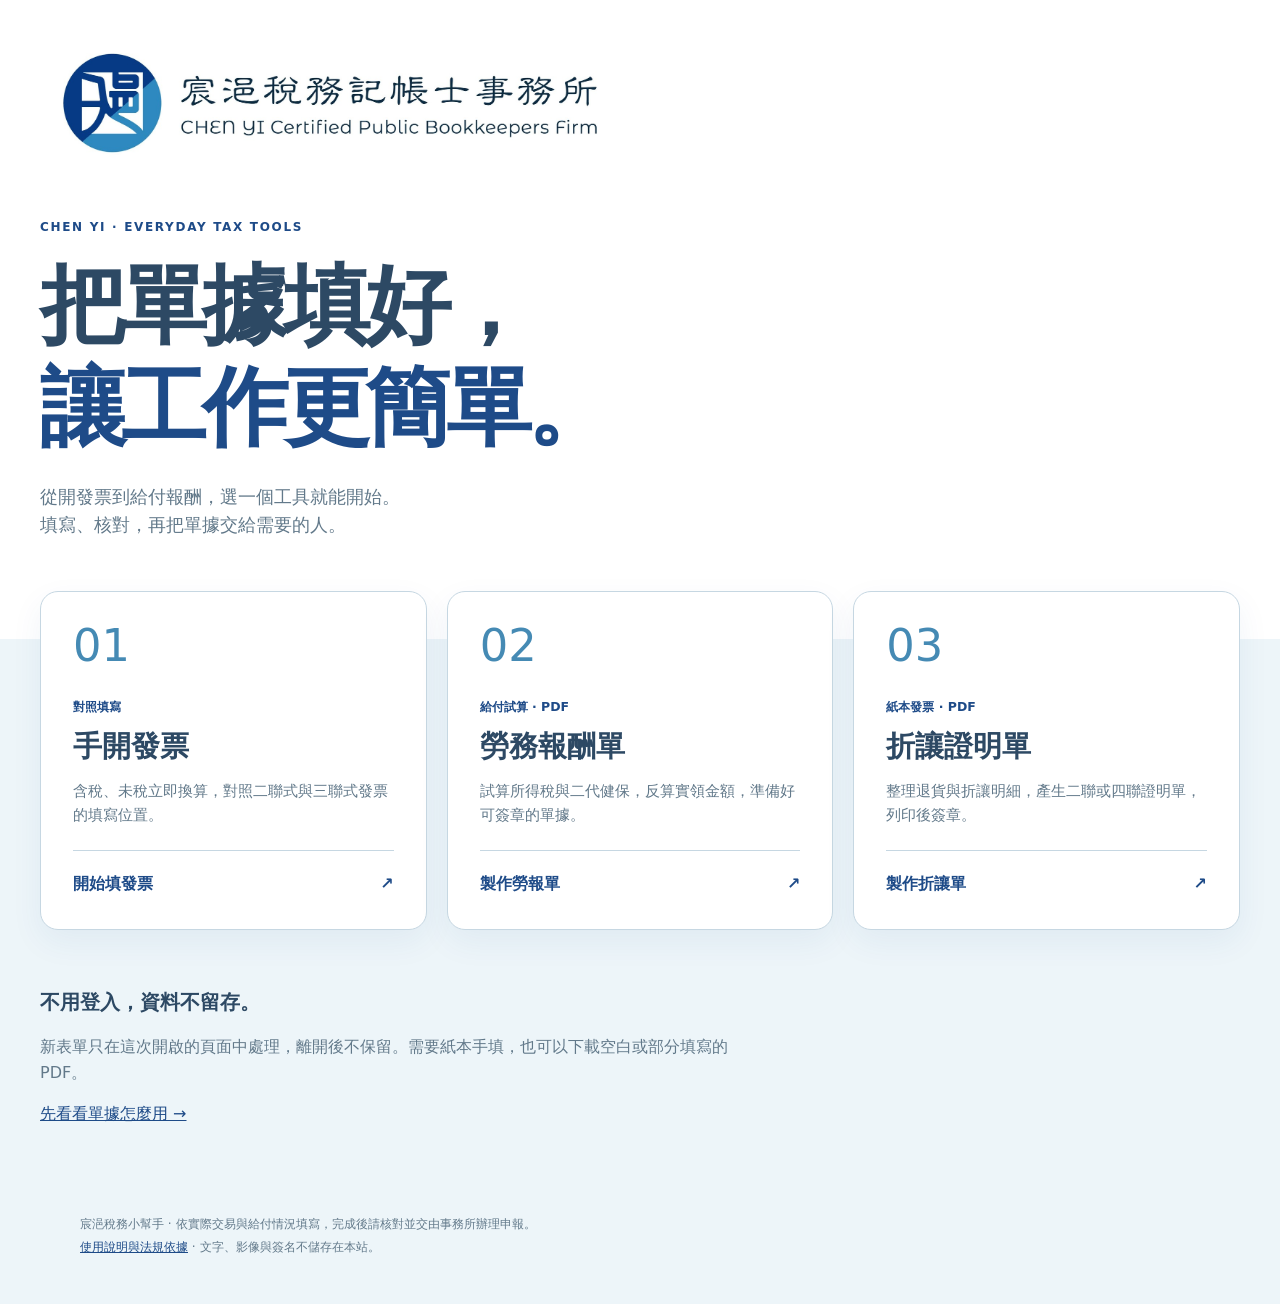
<file: index.html>
<!doctype html>
<html lang="zh-Hant">
<head>
<meta charset="utf-8">
<meta name="viewport" content="width=device-width,initial-scale=1">
<meta name="theme-color" content="#1e4b88">
<meta name="referrer" content="no-referrer">
<meta http-equiv="Content-Security-Policy" content="default-src 'self'; connect-src 'self' https://company.g0v.ronny.tw; img-src 'self' data: blob:; style-src 'self'; script-src 'self'; object-src 'none'; base-uri 'none'; form-action 'none'">
<link rel="stylesheet" href="./styles.css">
<link rel="stylesheet" href="./tools.css">
<title>宸浥稅務小幫手｜手開發票・勞報單・折讓單</title>
<meta name="description" content="宸浥稅務小幫手：手開發票填寫示意、勞報單年度試算與紙本折讓單PDF。">
<script type="module" src="./home.mjs">
</script>
</head>
<body class="home-page">
<a class="skip-link" href="#tools">跳到工具選擇</a>
<header class="home-header">
<a href="./index.html" aria-label="宸浥稅務小幫手首頁">
<img class="brand-logo" src="./chen-yi-logo.jpg" width="1600" height="369" alt="宸浥稅務記帳士事務所">
</a>
<p class="eyebrow">CHEN YI · EVERYDAY TAX TOOLS</p>
<h1>把單據填好，<br>
<span>讓工作更簡單。</span>
</h1>
<p class="home-intro">從開發票到給付報酬，選一個工具就能開始。<br>填寫、核對，再把單據交給需要的人。</p>
</header>
<main class="home-main" id="tools">
<div class="tool-cards">
<a class="tool-card" href="./invoice.html">
<span class="card-number">01</span>
<span class="card-tag">對照填寫</span>
<h2>手開發票</h2>
<p>含稅、未稅立即換算，對照二聯式與三聯式發票的填寫位置。</p>
<span class="card-action">開始填發票 <span aria-hidden="true">↗</span>
</span>
</a>
<a class="tool-card" href="./labor.html">
<span class="card-number">02</span>
<span class="card-tag">給付試算 · PDF</span>
<h2>勞務報酬單</h2>
<p>試算所得稅與二代健保，反算實領金額，準備好可簽章的單據。</p>
<span class="card-action">製作勞報單 <span aria-hidden="true">↗</span>
</span>
</a>
<a class="tool-card" href="./allowance.html">
<span class="card-number">03</span>
<span class="card-tag">紙本發票 · PDF</span>
<h2>折讓證明單</h2>
<p>整理退貨與折讓明細，產生二聯或四聯證明單，列印後簽章。</p>
<span class="card-action">製作折讓單 <span aria-hidden="true">↗</span>
</span>
</a>
</div>
<aside class="home-note">
<strong>不用登入，資料不留存。</strong>
<p>新表單只在這次開啟的頁面中處理，離開後不保留。需要紙本手填，也可以下載空白或部分填寫的 PDF。</p>
<a href="./guide.html">先看看單據怎麼用 →</a>
</aside>
<noscript>
<p class="notice">請啟用 JavaScript 使用試算及 PDF 功能。下方使用說明仍可閱讀。</p>
</noscript>
</main>
<footer>
<p>宸浥稅務小幫手 · 依實際交易與給付情況填寫，完成後請核對並交由事務所辦理申報。</p>
<p>
<a href="./guide.html">使用說明與法規依據</a> · 文字、影像與簽名不儲存在本站。</p>
</footer>
</body>
</html>
</file>
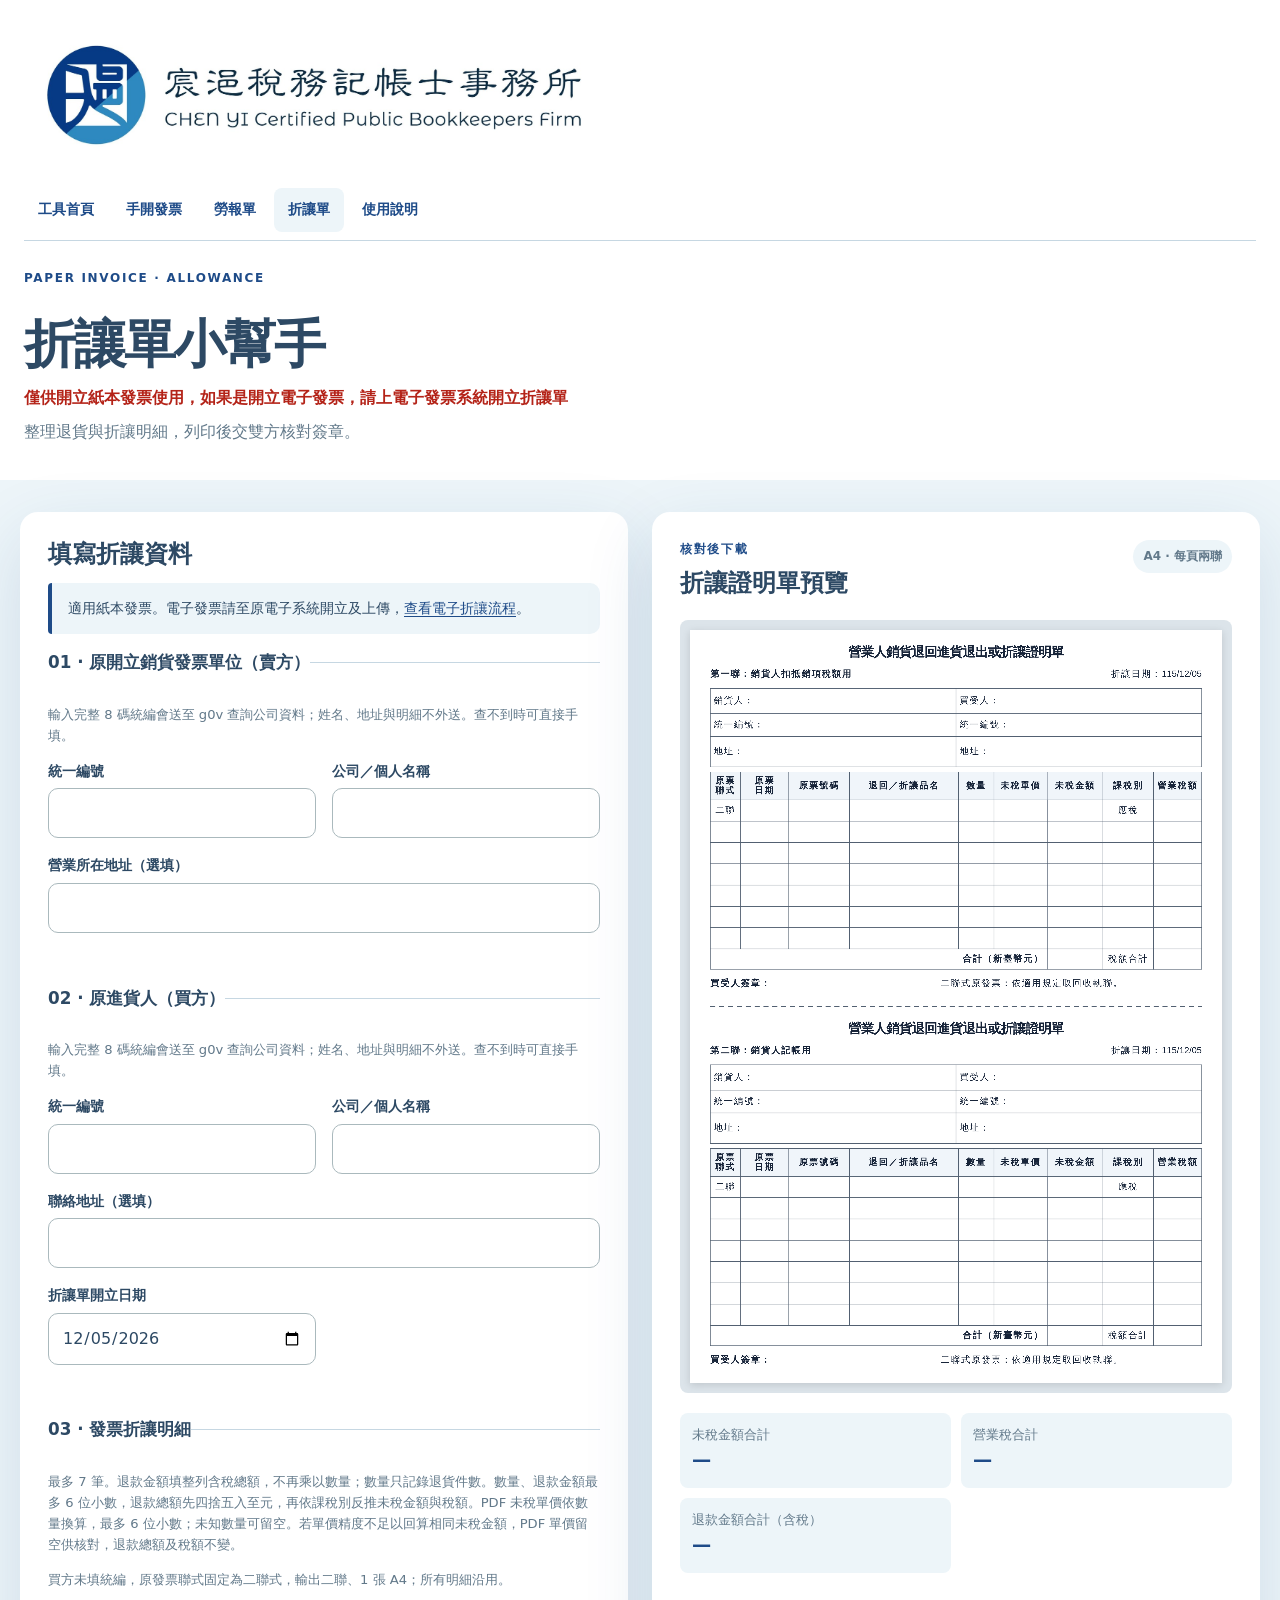
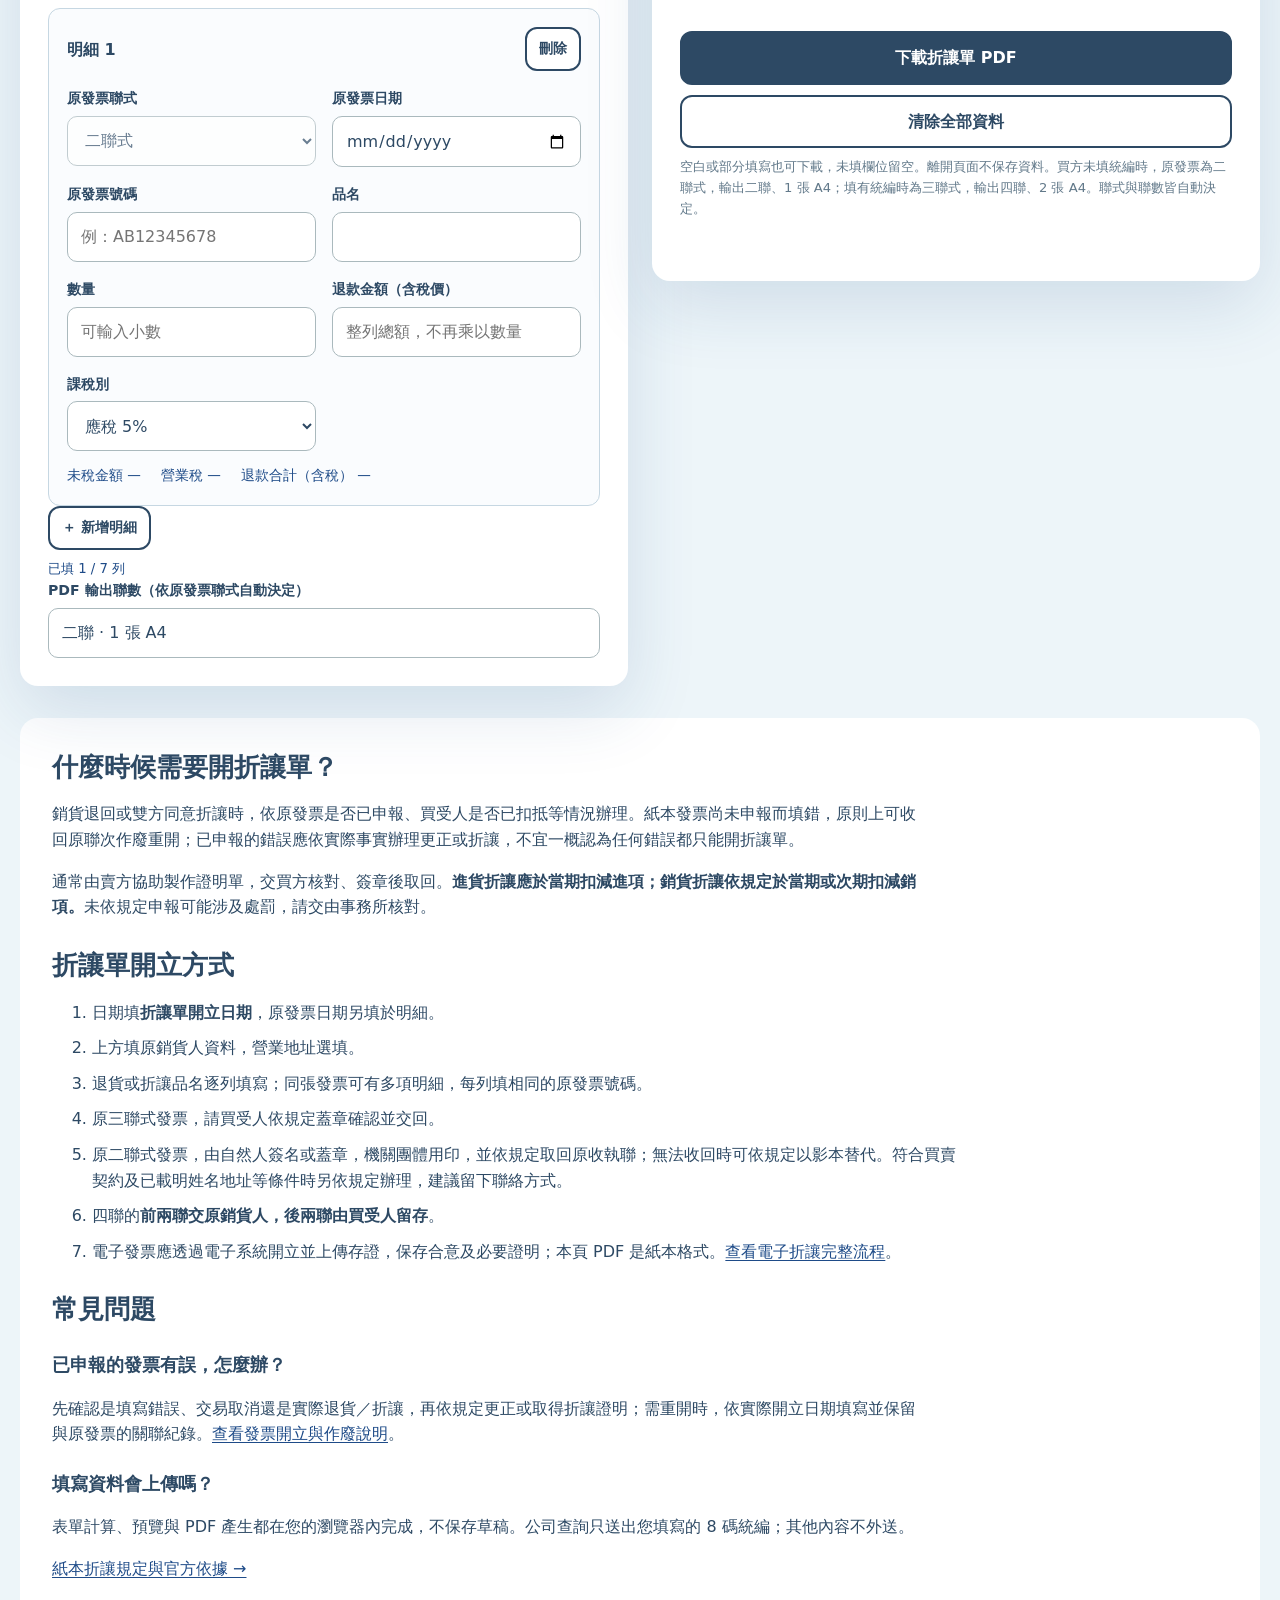
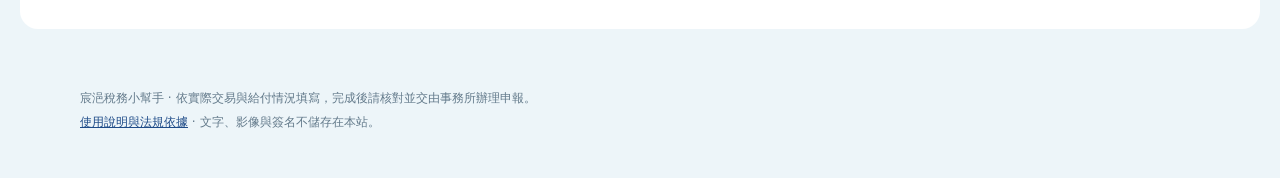
<file: allowance.html>
<!doctype html>
<html lang="zh-Hant">
<head>
<meta charset="utf-8">
<meta name="viewport" content="width=device-width,initial-scale=1">
<meta name="theme-color" content="#1e4b88">
<meta name="referrer" content="no-referrer">
<meta http-equiv="Content-Security-Policy" content="default-src 'self'; connect-src 'self' https://company.g0v.ronny.tw; img-src 'self' data: blob:; style-src 'self'; script-src 'self'; object-src 'none'; base-uri 'none'; form-action 'none'">
<link rel="stylesheet" href="./styles.css">
<link rel="stylesheet" href="./tools.css">
<title>紙本折讓單小幫手｜宸浥稅務小幫手</title>
<meta name="description" content="手開發票、勞務報酬單與紙本折讓單使用說明，含115年計算依據與電子折讓流程。">
<script type="module" src="./allowance.mjs">
</script>
</head>
<body class="tool-page">
<a class="skip-link" href="#allowance-form">跳到填寫區</a>
<header class="tool-header">
<a href="./index.html" aria-label="宸浥稅務小幫手首頁">
<img class="brand-logo" src="./chen-yi-logo.jpg" width="1600" height="369" alt="宸浥稅務記帳士事務所">
</a>
<nav class="tool-nav" aria-label="工具導覽">
<a href="./index.html">工具首頁</a>
<a href="./invoice.html">手開發票</a>
<a href="./labor.html">勞報單</a>
<a href="./allowance.html" aria-current="page">折讓單</a>
<a href="./guide.html">使用說明</a>
</nav>
<p class="eyebrow">PAPER INVOICE · ALLOWANCE</p>
<h1>折讓單小幫手</h1>
<p class="paper-only-notice"><strong>僅供開立紙本發票使用，如果是開立電子發票，請上電子發票系統開立折讓單</strong></p>
<p>整理退貨與折讓明細，列印後交雙方核對簽章。</p>
</header>
<main class="tool-main">
<div class="tool-grid">
<section class="workspace">
<h2>填寫折讓資料</h2>
<p class="notice">適用紙本發票。電子發票請至原電子系統開立及上傳，<a href="./guide.html#electronic">查看電子折讓流程</a>。</p>
<form id="allowance-form" autocomplete="off" novalidate>
<fieldset>
<legend>01 · 原開立銷貨發票單位（賣方）</legend>
<p class="hint">輸入完整 8 碼統編會送至 g0v 查詢公司資料；姓名、地址與明細不外送。查不到時可直接手填。</p>
<div class="form-grid">
<div class="field">
<label for="seller-vat">統一編號</label>
<input id="seller-vat" name="seller-vat" type="text" autocomplete="off" inputmode="numeric" maxlength="8">
</div>
<div class="field">
<label for="seller-name">公司／個人名稱</label>
<input id="seller-name" name="seller-name" type="text" autocomplete="off" maxlength="120">
</div>
<div class="field field--full">
<label for="seller-address">營業所在地址（選填）</label>
<input id="seller-address" name="seller-address" maxlength="180" autocomplete="off">
</div>
</div>
<p class="status" id="seller-status" role="status">
</p>
</fieldset>
<fieldset>
<legend>02 · 原進貨人（買方）</legend>
<p class="hint">輸入完整 8 碼統編會送至 g0v 查詢公司資料；姓名、地址與明細不外送。查不到時可直接手填。</p>
<div class="form-grid">
<div class="field">
<label for="buyer-vat">統一編號</label>
<input id="buyer-vat" name="buyer-vat" type="text" autocomplete="off" inputmode="numeric" maxlength="8">
</div>
<div class="field">
<label for="buyer-name">公司／個人名稱</label>
<input id="buyer-name" name="buyer-name" type="text" autocomplete="off" maxlength="120">
</div>
<div class="field field--full">
<label for="buyer-address">聯絡地址（選填）</label>
<input id="buyer-address" name="buyer-address" maxlength="180" autocomplete="off">
</div>
<div class="field">
<label for="allowance-date">折讓單開立日期</label>
<input id="allowance-date" name="allowance-date" type="date" autocomplete="off">
</div>
</div>
<p class="status" id="buyer-status" role="status">
</p>
</fieldset>
<fieldset>
<legend>03 · 發票折讓明細</legend>
<p class="hint">最多 7 筆。退款金額填整列含稅總額，不再乘以數量；數量只記錄退貨件數。數量、退款金額最多 6 位小數，退款總額先四捨五入至元，再依課稅別反推未稅金額與稅額。PDF 未稅單價依數量換算，最多 6 位小數；未知數量可留空。若單價精度不足以回算相同未稅金額，PDF 單價留空供核對，退款總額及稅額不變。</p>
<p id="invoice-type-hint" class="hint">所有明細的原發票聯式依買方統編自動決定，無法手動選擇：未填統編為二聯式；填有統編為三聯式。</p>
<div id="rows">
</div>
<button class="button button--small button--secondary" type="button" id="add-row">＋ 新增明細</button>
<p id="row-limit" class="status" role="status">
</p>
<div class="field">
<label for="copies">PDF 輸出聯數（依原發票聯式自動決定）</label>
<input id="copies" value="二聯 · 1 張 A4" readonly aria-describedby="invoice-type-hint">
</div>
</fieldset>
</form>
</section>
<section class="preview" aria-labelledby="preview-heading">
<div class="preview__heading">
<div>
<p class="step">核對後下載</p>
<h2 id="preview-heading">折讓證明單預覽</h2>
</div>
<span class="live-badge">A4 · 每頁兩聯</span>
</div>
<div id="document-preview" aria-label="紙本折讓單列印預覽">
</div>
<dl class="summary-grid" id="calculation-summary">
<div class="summary-item">
<dt>未稅金額合計</dt>
<dd>
<output id="net-total">—</output>
</dd>
</div>
<div class="summary-item">
<dt>營業稅合計</dt>
<dd>
<output id="tax-total">—</output>
</dd>
</div>
<div class="summary-item">
<dt>退款金額合計（含稅）</dt>
<dd>
<output id="refund-total">—</output>
</dd>
</div>
</dl>
<p class="error" id="form-error" role="alert">
</p>
<div class="actions">
<button type="button" class="button button--primary" id="download-pdf">下載折讓單 PDF</button>
<button type="button" class="button button--secondary" id="clear-form">清除全部資料</button>
</div>
<p class="hint">空白或部分填寫也可下載，未填欄位留空。離開頁面不保存資料。買方未填統編時，原發票為二聯式，輸出二聯、1 張 A4；填有統編時為三聯式，輸出四聯、2 張 A4。聯式與聯數皆自動決定。</p>
<p id="download-status" class="status" role="status">
</p>
</section>
</div>
<section class="guide-content">
<h2>什麼時候需要開折讓單？</h2>
<p>銷貨退回或雙方同意折讓時，依原發票是否已申報、買受人是否已扣抵等情況辦理。紙本發票尚未申報而填錯，原則上可收回原聯次作廢重開；已申報的錯誤應依實際事實辦理更正或折讓，不宜一概認為任何錯誤都只能開折讓單。</p>
<p>通常由賣方協助製作證明單，交買方核對、簽章後取回。<strong>進貨折讓應於當期扣減進項；銷貨折讓依規定於當期或次期扣減銷項。</strong>未依規定申報可能涉及處罰，請交由事務所核對。</p>
<h2>折讓單開立方式</h2>
<ol>
<li>日期填<strong>折讓單開立日期</strong>，原發票日期另填於明細。</li>
<li>上方填原銷貨人資料，營業地址選填。</li>
<li>退貨或折讓品名逐列填寫；同張發票可有多項明細，每列填相同的原發票號碼。</li>
<li>原三聯式發票，請買受人依規定蓋章確認並交回。</li>
<li>原二聯式發票，由自然人簽名或蓋章，機關團體用印，並依規定取回原收執聯；無法收回時可依規定以影本替代。符合買賣契約及已載明姓名地址等條件時另依規定辦理，建議留下聯絡方式。</li>
<li>四聯的<strong>前兩聯交原銷貨人，後兩聯由買受人留存</strong>。</li>
<li>電子發票應透過電子系統開立並上傳存證，保存合意及必要證明；本頁 PDF 是紙本格式。<a href="./guide.html#electronic">查看電子折讓完整流程</a>。</li>
</ol>
<h2>常見問題</h2>
<h3>已申報的發票有誤，怎麼辦？</h3>
<p>先確認是填寫錯誤、交易取消還是實際退貨／折讓，再依規定更正或取得折讓證明；需重開時，依實際開立日期填寫並保留與原發票的關聯紀錄。<a href="./guide.html#invoice">查看發票開立與作廢說明</a>。</p>
<h3>填寫資料會上傳嗎？</h3>
<p>表單計算、預覽與 PDF 產生都在您的瀏覽器內完成，不保存草稿。公司查詢只送出您填寫的 8 碼統編；其他內容不外送。</p>
<p>
<a href="./guide.html#allowance">紙本折讓規定與官方依據 →</a>
</p>
</section>
</main>
<template id="row-template">
<section class="allowance-row">
<div class="row-heading">
<h3>明細</h3>
<button type="button" class="button button--small button--secondary" data-remove>刪除</button>
</div>
<div class="form-grid">
<div class="field">
<label data-for="invoiceType">原發票聯式</label>
<select data-key="invoiceType" aria-describedby="invoice-type-hint" disabled>
<option value="two">二聯式</option>
<option value="three">三聯式</option>
</select>
</div>
<div class="field">
<label data-for="invoiceDate">原發票日期</label>
<input type="date" data-key="invoiceDate">
</div>
<div class="field">
<label data-for="invoiceNumber">原發票號碼</label>
<input data-key="invoiceNumber" placeholder="例：AB12345678" maxlength="10" autocomplete="off">
</div>
<div class="field">
<label data-for="description">品名</label>
<input data-key="description" maxlength="100" autocomplete="off">
</div>
<div class="field">
<label data-for="quantity">數量</label>
<input data-key="quantity" inputmode="decimal" autocomplete="off" placeholder="可輸入小數">
</div>
<div class="field">
<label data-for="refundAmount">退款金額（含稅價）</label>
<input data-key="refundAmount" inputmode="decimal" autocomplete="off" placeholder="整列總額，不再乘以數量">
</div>
<div class="field">
<label data-for="taxType">課稅別</label>
<select data-key="taxType">
<option value="tax">應稅 5%</option>
<option value="zero">零稅率</option>
<option value="free">免稅</option>
</select>
</div>
</div>
<p class="row-totals">
<span>未稅金額 <output data-net>—</output>
</span>
<span>營業稅 <output data-tax>—</output>
</span>
<span>退款合計（含稅） <output data-total>—</output>
</span>
</p>
</section>
</template>
<footer>
<p>宸浥稅務小幫手 · 依實際交易與給付情況填寫，完成後請核對並交由事務所辦理申報。</p>
<p>
<a href="./guide.html">使用說明與法規依據</a> · 文字、影像與簽名不儲存在本站。</p>
</footer>
</body>
</html>
</file>
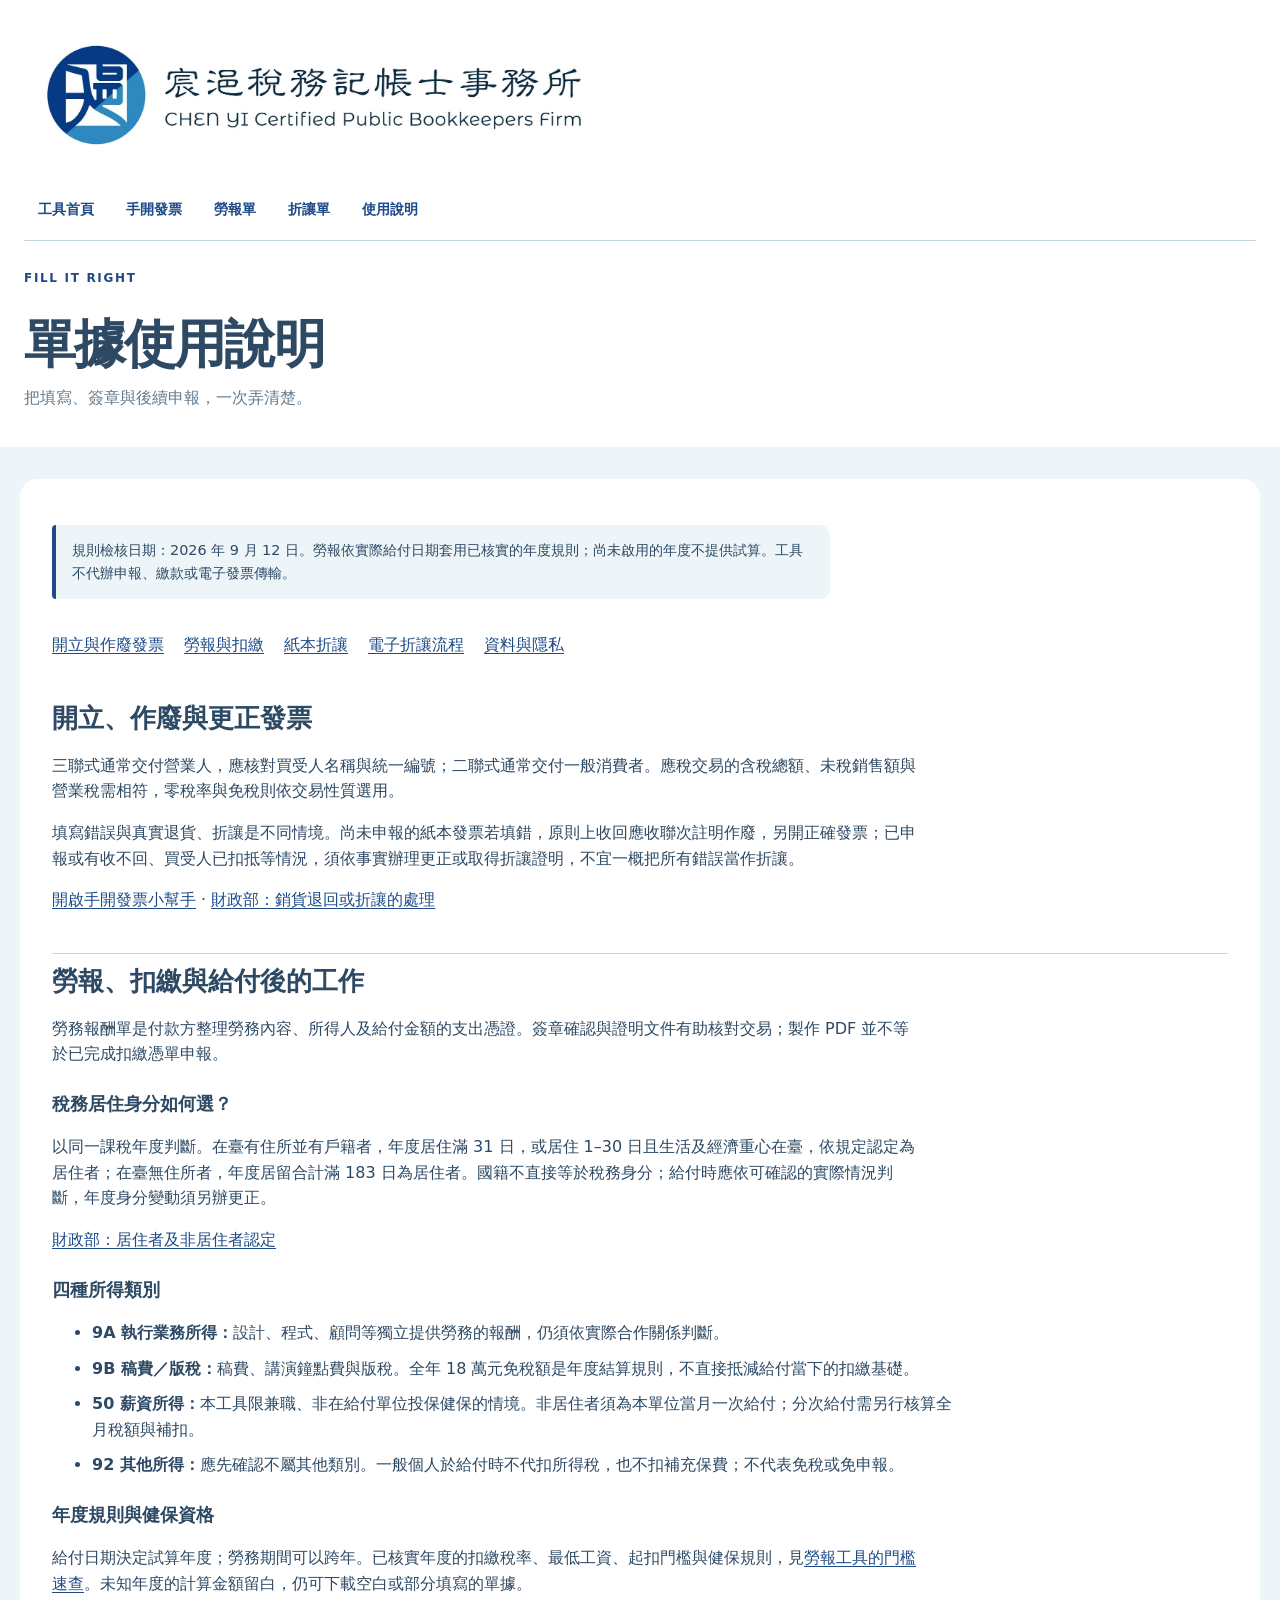
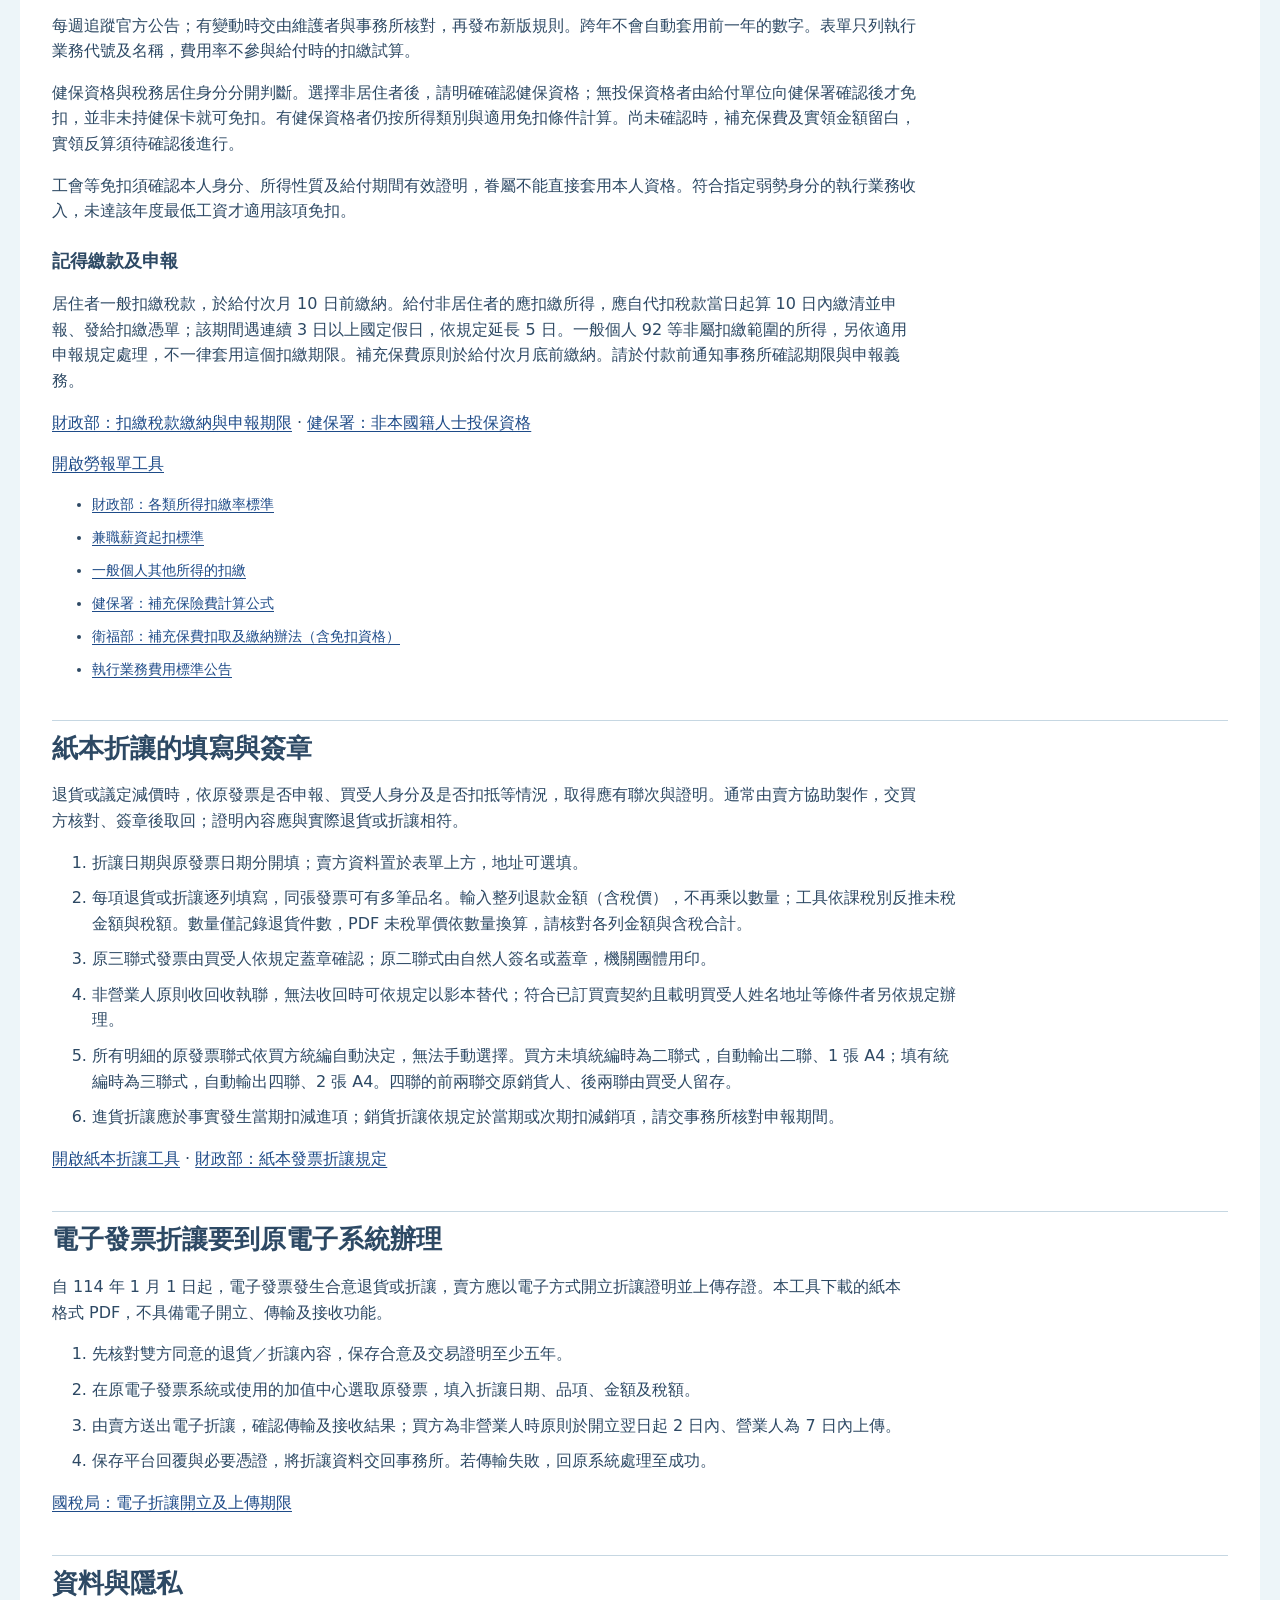
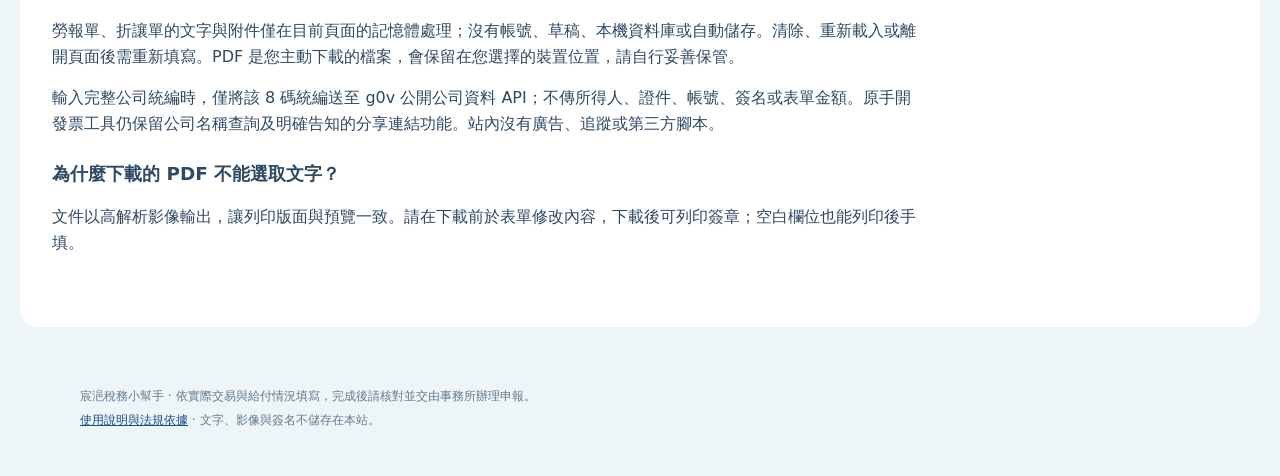
<file: guide.html>
<!doctype html>
<html lang="zh-Hant">
<head>
<meta charset="utf-8">
<meta name="viewport" content="width=device-width,initial-scale=1">
<meta name="theme-color" content="#1e4b88">
<meta name="referrer" content="no-referrer">
<meta http-equiv="Content-Security-Policy" content="default-src 'self'; connect-src 'self' https://company.g0v.ronny.tw; img-src 'self' data: blob:; style-src 'self'; script-src 'self'; object-src 'none'; base-uri 'none'; form-action 'none'">
<link rel="stylesheet" href="./styles.css">
<link rel="stylesheet" href="./tools.css">
<title>使用說明與法規依據｜宸浥稅務小幫手</title>
<meta name="description" content="手開發票、勞務報酬單與紙本折讓單使用說明，含年度計算依據與電子折讓流程。">
</head>
<body class="tool-page">
<a class="skip-link" href="#guide">跳到使用說明</a>
<header class="tool-header">
<a href="./index.html" aria-label="宸浥稅務小幫手首頁">
<img class="brand-logo" src="./chen-yi-logo.jpg" width="1600" height="369" alt="宸浥稅務記帳士事務所">
</a>
<nav class="tool-nav" aria-label="工具導覽">
<a href="./index.html">工具首頁</a>
<a href="./invoice.html">手開發票</a>
<a href="./labor.html">勞報單</a>
<a href="./allowance.html">折讓單</a>
<a href="./guide.html">使用說明</a>
</nav>
<p class="eyebrow">FILL IT RIGHT</p>
<h1>單據使用說明</h1>
<p>把填寫、簽章與後續申報，一次弄清楚。</p>
</header>
<main class="tool-main guide-content" id="guide">
<p class="notice">規則檢核日期：2026 年 9 月 12 日。勞報依實際給付日期套用已核實的年度規則；尚未啟用的年度不提供試算。工具不代辦申報、繳款或電子發票傳輸。</p>
<nav class="guide-jump" aria-label="說明章節">
<a href="#invoice">開立與作廢發票</a>
<a href="#labor">勞報與扣繳</a>
<a href="#allowance">紙本折讓</a>
<a href="#electronic">電子折讓流程</a>
<a href="#privacy">資料與隱私</a>
</nav>
<section id="invoice">
<h2>開立、作廢與更正發票</h2>
<p>三聯式通常交付營業人，應核對買受人名稱與統一編號；二聯式通常交付一般消費者。應稅交易的含稅總額、未稅銷售額與營業稅需相符，零稅率與免稅則依交易性質選用。</p>
<p>填寫錯誤與真實退貨、折讓是不同情境。尚未申報的紙本發票若填錯，原則上收回應收聯次註明作廢，另開正確發票；已申報或有收不回、買受人已扣抵等情況，須依事實辦理更正或取得折讓證明，不宜一概把所有錯誤當作折讓。</p>
<p>
<a href="./invoice.html">開啟手開發票小幫手</a> · <a href="https://www.etax.nat.gov.tw/etwmain/tax-info/understanding/tax-q-and-a/national/business-tax/invoice/NELbx22" target="_blank" rel="noopener noreferrer">財政部：銷貨退回或折讓的處理</a>
</p>
</section>
<section id="labor">
<h2>勞報、扣繳與給付後的工作</h2>
<p>勞務報酬單是付款方整理勞務內容、所得人及給付金額的支出憑證。簽章確認與證明文件有助核對交易；製作 PDF 並不等於已完成扣繳憑單申報。</p>
<h3>稅務居住身分如何選？</h3>
<p>以同一課稅年度判斷。在臺有住所並有戶籍者，年度居住滿 31 日，或居住 1–30 日且生活及經濟重心在臺，依規定認定為居住者；在臺無住所者，年度居留合計滿 183 日為居住者。國籍不直接等於稅務身分；給付時應依可確認的實際情況判斷，年度身分變動須另辦更正。</p>
<p>
<a href="https://www.etax.nat.gov.tw/etwmain/alien-tax-service/alien-tax-faq/Dq1kJrY" target="_blank" rel="noopener noreferrer">財政部：居住者及非居住者認定</a>
</p>
<h3>四種所得類別</h3>
<ul>
<li>
<strong>9A 執行業務所得：</strong>設計、程式、顧問等獨立提供勞務的報酬，仍須依實際合作關係判斷。</li>
<li>
<strong>9B 稿費／版稅：</strong>稿費、講演鐘點費與版稅。全年 18 萬元免稅額是年度結算規則，不直接抵減給付當下的扣繳基礎。</li>
<li>
<strong>50 薪資所得：</strong>本工具限兼職、非在給付單位投保健保的情境。非居住者須為本單位當月一次給付；分次給付需另行核算全月稅額與補扣。</li>
<li>
<strong>92 其他所得：</strong>應先確認不屬其他類別。一般個人於給付時不代扣所得稅，也不扣補充保費；不代表免稅或免申報。</li>
</ul>
<h3>年度規則與健保資格</h3>
<p>給付日期決定試算年度；勞務期間可以跨年。已核實年度的扣繳稅率、最低工資、起扣門檻與健保規則，見<a href="./labor.html#labor-guide-title">勞報工具的門檻速查</a>。未知年度的計算金額留白，仍可下載空白或部分填寫的單據。</p>
<p>每週追蹤官方公告；有變動時交由維護者與事務所核對，再發布新版規則。跨年不會自動套用前一年的數字。表單只列執行業務代號及名稱，費用率不參與給付時的扣繳試算。</p>
<p>健保資格與稅務居住身分分開判斷。選擇非居住者後，請明確確認健保資格；無投保資格者由給付單位向健保署確認後才免扣，並非未持健保卡就可免扣。有健保資格者仍按所得類別與適用免扣條件計算。尚未確認時，補充保費及實領金額留白，實領反算須待確認後進行。</p>
<p>工會等免扣須確認本人身分、所得性質及給付期間有效證明，眷屬不能直接套用本人資格。符合指定弱勢身分的執行業務收入，未達該年度最低工資才適用該項免扣。</p>
<h3>記得繳款及申報</h3>
<p>居住者一般扣繳稅款，於給付次月 10 日前繳納。給付非居住者的應扣繳所得，應自代扣稅款當日起算 10 日內繳清並申報、發給扣繳憑單；該期間遇連續 3 日以上國定假日，依規定延長 5 日。一般個人 92 等非屬扣繳範圍的所得，另依適用申報規定處理，不一律套用這個扣繳期限。補充保費原則於給付次月底前繳納。請於付款前通知事務所確認期限與申報義務。</p>
<p>
<a href="https://www.etax.nat.gov.tw/etwmain/tax-info/understanding/tax-q-and-a/national/individual-income-tax/withheld-rule/rule/BZYB5p2" target="_blank" rel="noopener noreferrer">財政部：扣繳稅款繳納與申報期限</a> · <a href="https://www.nhi.gov.tw/ch/cp-4533-93c67-2616-1.html" target="_blank" rel="noopener noreferrer">健保署：非本國籍人士投保資格</a></p>
<p><a href="./labor.html">開啟勞報單工具</a>
</p>
<ul class="source-list">
<li>
<a href="https://law-out.mof.gov.tw/LawContent.aspx?id=FL005962" target="_blank" rel="noopener noreferrer">財政部：各類所得扣繳率標準</a>
</li>
<li>
<a href="https://www.etax.nat.gov.tw/etwmain/tax-info/understanding/tax-q-and-a/national/individual-income-tax/withheld-rule/rule/n3x6znM" target="_blank" rel="noopener noreferrer">兼職薪資起扣標準</a>
</li>
<li>
<a href="https://www.etax.nat.gov.tw/etwmain/tax-info/understanding/tax-q-and-a/national/individual-income-tax/withheld-rule/rule/Eq71E58" target="_blank" rel="noopener noreferrer">一般個人其他所得的扣繳</a>
</li>
<li>
<a href="https://www.nhi.gov.tw/ch/cp-4516-74b0f-2613-1.html" target="_blank" rel="noopener noreferrer">健保署：補充保險費計算公式</a>
</li>
<li>
<a href="https://www.mohw.gov.tw/dl-93627-24c4c40f-d6f5-46e1-91db-a299cc5b8427.html" target="_blank" rel="noopener noreferrer">衛福部：補充保費扣取及繳納辦法（含免扣資格）</a>
</li>
<li>
<a href="https://www.ntbna.gov.tw/multiplehtml/81f1c8e434b7498695a318fcb61f4323" target="_blank" rel="noopener noreferrer">執行業務費用標準公告</a>
</li>
</ul>
</section>
<section id="allowance">
<h2>紙本折讓的填寫與簽章</h2>
<p>退貨或議定減價時，依原發票是否申報、買受人身分及是否扣抵等情況，取得應有聯次與證明。通常由賣方協助製作，交買方核對、簽章後取回；證明內容應與實際退貨或折讓相符。</p>
<ol>
<li>折讓日期與原發票日期分開填；賣方資料置於表單上方，地址可選填。</li>
<li>每項退貨或折讓逐列填寫，同張發票可有多筆品名。輸入整列退款金額（含稅價），不再乘以數量；工具依課稅別反推未稅金額與稅額。數量僅記錄退貨件數，PDF 未稅單價依數量換算，請核對各列金額與含稅合計。</li>
<li>原三聯式發票由買受人依規定蓋章確認；原二聯式由自然人簽名或蓋章，機關團體用印。</li>
<li>非營業人原則收回收執聯，無法收回時可依規定以影本替代；符合已訂買賣契約且載明買受人姓名地址等條件者另依規定辦理。</li>
<li>所有明細的原發票聯式依買方統編自動決定，無法手動選擇。買方未填統編時為二聯式，自動輸出二聯、1 張 A4；填有統編時為三聯式，自動輸出四聯、2 張 A4。四聯的前兩聯交原銷貨人、後兩聯由買受人留存。</li>
<li>進貨折讓應於事實發生當期扣減進項；銷貨折讓依規定於當期或次期扣減銷項，請交事務所核對申報期間。</li>
</ol>
<p>
<a href="./allowance.html">開啟紙本折讓工具</a> · <a href="https://www.etax.nat.gov.tw/etwmain/tax-info/understanding/tax-q-and-a/national/business-tax/invoice/NELbx22" target="_blank" rel="noopener noreferrer">財政部：紙本發票折讓規定</a>
</p>
</section>
<section id="electronic">
<h2>電子發票折讓要到原電子系統辦理</h2>
<p>自 114 年 1 月 1 日起，電子發票發生合意退貨或折讓，賣方應以電子方式開立折讓證明並上傳存證。本工具下載的紙本格式 PDF，不具備電子開立、傳輸及接收功能。</p>
<ol>
<li>先核對雙方同意的退貨／折讓內容，保存合意及交易證明至少五年。</li>
<li>在原電子發票系統或使用的加值中心選取原發票，填入折讓日期、品項、金額及稅額。</li>
<li>由賣方送出電子折讓，確認傳輸及接收結果；買方為非營業人時原則於開立翌日起 2 日內、營業人為 7 日內上傳。</li>
<li>保存平台回覆與必要憑證，將折讓資料交回事務所。若傳輸失敗，回原系統處理至成功。</li>
</ol>
<p>
<a href="https://www.ntbna.gov.tw/singlehtml/374fe8c4b18e48c691a6806ac02b9984?cntId=794a8b8085084ef78257b9bd1f80a60b" target="_blank" rel="noopener noreferrer">國稅局：電子折讓開立及上傳期限</a>
</p>
</section>
<section id="privacy">
<h2>資料與隱私</h2>
<p>勞報單、折讓單的文字與附件僅在目前頁面的記憶體處理；沒有帳號、草稿、本機資料庫或自動儲存。清除、重新載入或離開頁面後需重新填寫。PDF 是您主動下載的檔案，會保留在您選擇的裝置位置，請自行妥善保管。</p>
<p>輸入完整公司統編時，僅將該 8 碼統編送至 g0v 公開公司資料 API；不傳所得人、證件、帳號、簽名或表單金額。原手開發票工具仍保留公司名稱查詢及明確告知的分享連結功能。站內沒有廣告、追蹤或第三方腳本。</p>
<h3>為什麼下載的 PDF 不能選取文字？</h3>
<p>文件以高解析影像輸出，讓列印版面與預覽一致。請在下載前於表單修改內容，下載後可列印簽章；空白欄位也能列印後手填。</p>
</section>
</main>
<footer>
<p>宸浥稅務小幫手 · 依實際交易與給付情況填寫，完成後請核對並交由事務所辦理申報。</p>
<p>
<a href="./guide.html">使用說明與法規依據</a> · 文字、影像與簽名不儲存在本站。</p>
</footer>
</body>
</html>
</file>
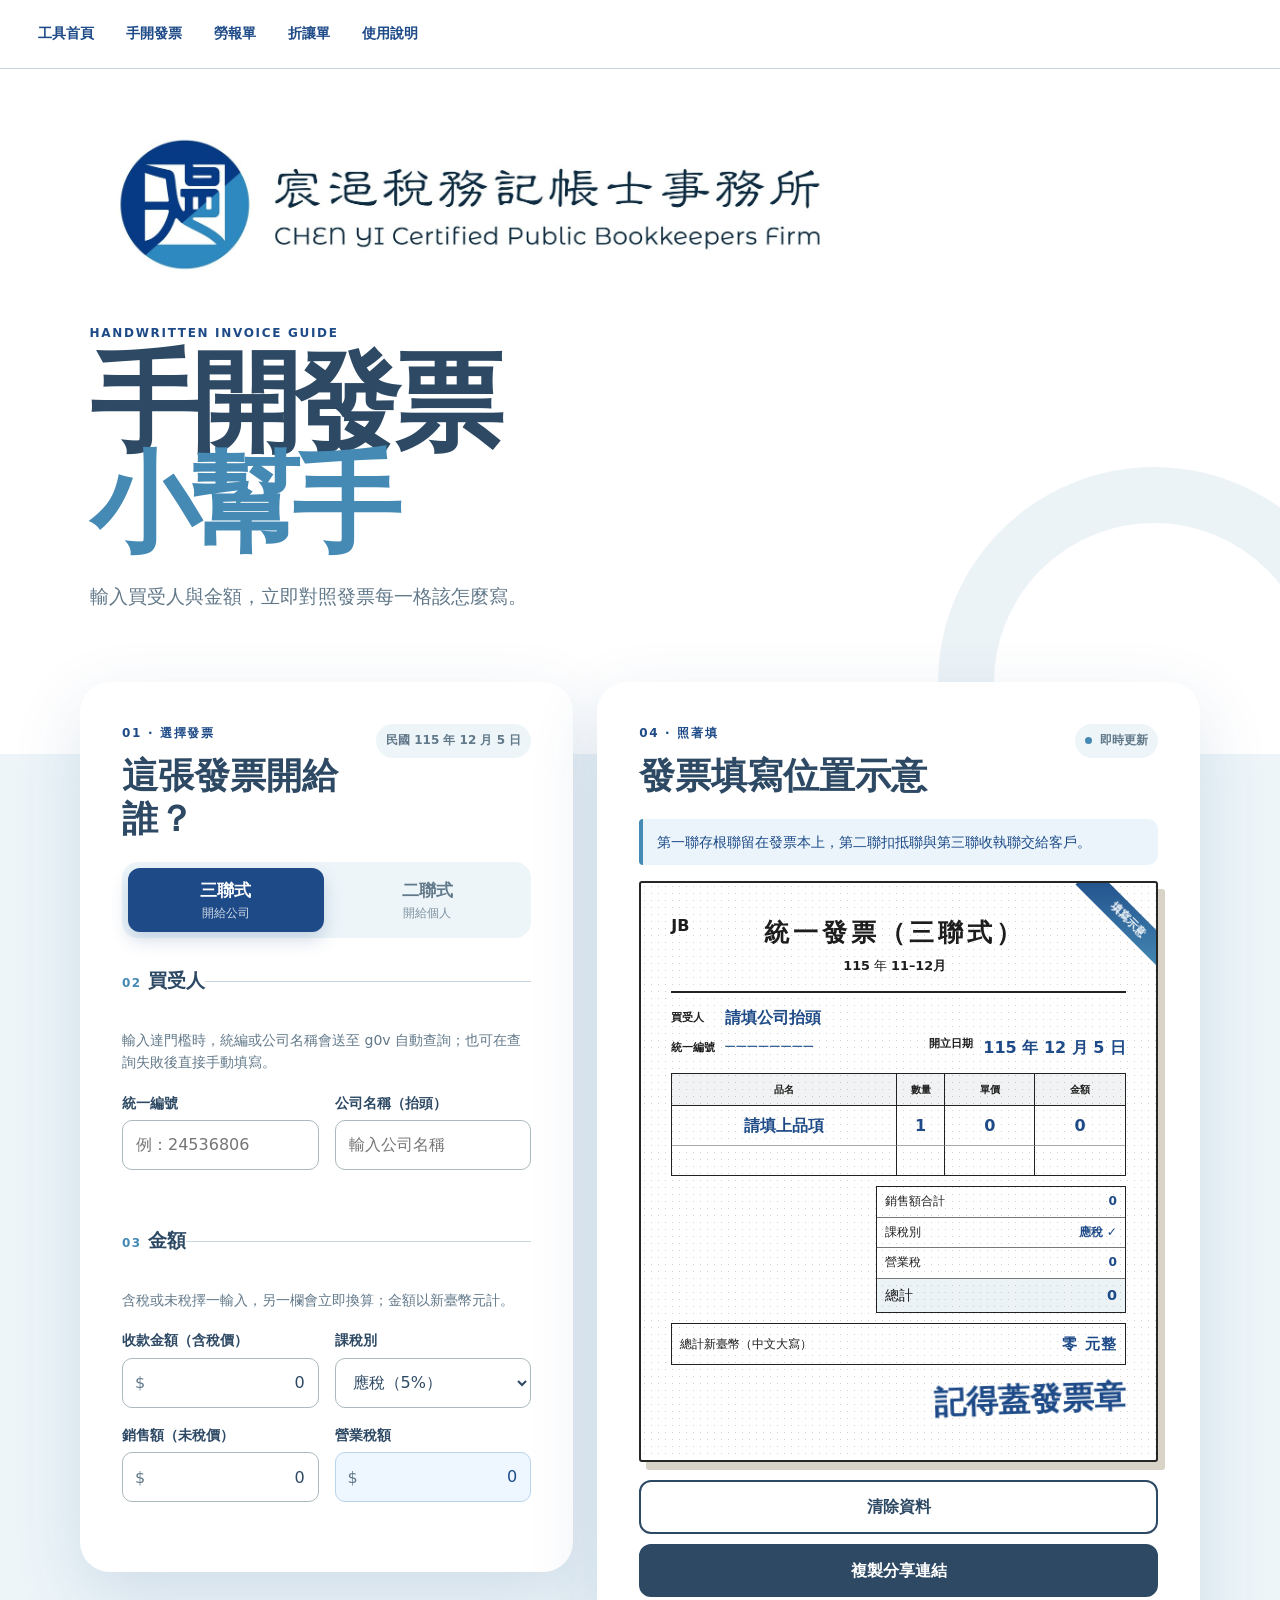
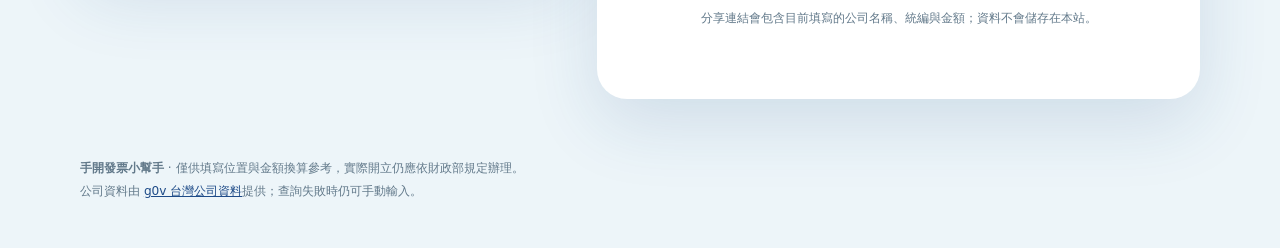
<file: invoice.html>
<!doctype html>
<html lang="zh-Hant">
  <head>
    <meta charset="utf-8">
    <meta name="viewport" content="width=device-width, initial-scale=1">
    <meta name="description" content="三聯式、二聯式手開發票填寫示意與營業稅換算工具。">
    <meta name="theme-color" content="#1e4b88">
    <meta name="referrer" content="no-referrer">
    <meta http-equiv="Content-Security-Policy" content="default-src 'self'; connect-src 'self' https://company.g0v.ronny.tw; img-src 'self' data:; style-src 'self'; script-src 'self'; object-src 'none'; base-uri 'none'; form-action 'none'">
    <title>手開發票小幫手</title>
    <link rel="stylesheet" href="./styles.css">
    <link rel="stylesheet" href="./tools.css">
    <script type="module" src="./app.mjs"></script>
  </head>
  <body>
    <a class="skip-link" href="#helper-form">跳到填寫區</a>
    <nav class="tool-nav" aria-label="工具導覽"><a href="./index.html">工具首頁</a><a href="./invoice.html">手開發票</a><a href="./labor.html">勞報單</a><a href="./allowance.html">折讓單</a><a href="./guide.html">使用說明</a></nav>
    <header class="hero">
      <img class="hero__logo" src="./chen-yi-logo.jpg" width="1600" height="369" alt="宸浥稅務記帳士事務所 Chen Yi Certified Public Bookkeepers Firm">
      <p class="eyebrow">HANDWRITTEN INVOICE GUIDE</p>
      <h1>手開發票<br><span>小幫手</span></h1>
      <p class="hero__intro">輸入買受人與金額，立即對照發票每一格該怎麼寫。</p>
    </header>

    <main>
      <section class="workspace" aria-labelledby="form-title">
        <div class="workspace__heading">
          <div>
            <p class="step">01 · 選擇發票</p>
            <h2 id="form-title">這張發票開給誰？</h2>
          </div>
          <p class="date-chip" id="today-chip">載入日期中</p>
        </div>

        <div class="invoice-tabs" role="group" aria-label="發票類型">
          <button type="button" data-type="three" aria-pressed="true">
            <strong>三聯式</strong><span>開給公司</span>
          </button>
          <button type="button" data-type="two" aria-pressed="false">
            <strong>二聯式</strong><span>開給個人</span>
          </button>
        </div>

        <form id="helper-form" novalidate>
          <fieldset id="buyer-panel">
            <legend><span>02</span> 買受人</legend>
            <p class="section-help">輸入達門檻時，統編或公司名稱會送至 g0v 自動查詢；也可在查詢失敗後直接手動填寫。</p>
            <div class="form-grid">
              <div class="field">
                <label for="company-vat">統一編號</label>
                <input id="company-vat" name="vat" type="text" inputmode="numeric" maxlength="8" autocomplete="off" placeholder="例：24536806">
              </div>
              <div class="field field--suggestions">
                <label for="company-name">公司名稱（抬頭）</label>
                <input id="company-name" name="name" type="text" maxlength="120" autocomplete="off" placeholder="輸入公司名稱">
                <div id="company-suggestions" class="suggestions" hidden></div>
              </div>
            </div>
            <p id="lookup-status" class="status" role="status" aria-live="polite"></p>
          </fieldset>

          <fieldset>
            <legend><span>03</span> 金額</legend>
            <p class="section-help">含稅或未稅擇一輸入，另一欄會立即換算；金額以新臺幣元計。</p>
            <div class="amount-grid">
              <div class="field field--money">
                <label for="gross-amount">收款金額（含稅價）</label>
                <span class="money-prefix" aria-hidden="true">$</span>
                <input id="gross-amount" name="gross" type="text" inputmode="numeric" value="0" aria-describedby="amount-error">
              </div>
              <div class="field">
                <label for="tax-type">課稅別</label>
                <select id="tax-type" name="tax">
                  <option value="tax">應稅（5%）</option>
                  <option value="zero">零稅率（0%）</option>
                  <option value="free">免稅</option>
                </select>
              </div>
              <div class="field field--money">
                <label for="net-amount">銷售額（未稅價）</label>
                <span class="money-prefix" aria-hidden="true">$</span>
                <input id="net-amount" name="net" type="text" inputmode="numeric" value="0" aria-describedby="amount-error">
              </div>
              <div class="field field--money field--readonly">
                <label for="tax-amount">營業稅額</label>
                <span class="money-prefix" aria-hidden="true">$</span>
                <output id="tax-amount" for="gross-amount net-amount">0</output>
              </div>
            </div>
            <p id="amount-error" class="error" role="alert"></p>
          </fieldset>
        </form>
      </section>

      <section class="preview" aria-labelledby="preview-title">
        <div class="preview__heading">
          <div>
            <p class="step">04 · 照著填</p>
            <h2 id="preview-title">發票填寫位置示意</h2>
          </div>
          <span class="live-badge"><i></i> 即時更新</span>
        </div>

        <p id="invoice-note" class="invoice-note">第一聯存根聯留在發票本上，第二、三聯交給客戶。</p>

        <div class="invoice-sheet" id="invoice-sheet" aria-label="三聯式發票填寫示意">
          <div class="invoice-sheet__topline">
            <span class="invoice-code">JB</span>
            <strong id="invoice-heading">統一發票（三聯式）</strong>
            <span class="invoice-period"><b id="period-year">—</b> 年 <b id="period-range">—</b></span>
          </div>

          <div class="invoice-meta">
            <div id="buyer-preview">
              <span class="print-label">買受人</span>
              <strong class="ink" id="preview-name">請填公司抬頭</strong>
              <span class="print-label">統一編號</span>
              <span class="vat-boxes" id="preview-vat" aria-label="發票上的統一編號">────────</span>
            </div>
            <div class="invoice-date">
              <span class="print-label">開立日期</span>
              <strong class="ink"><span id="date-year">—</span> 年 <span id="date-month">—</span> 月 <span id="date-day">—</span> 日</strong>
            </div>
          </div>

          <div class="invoice-table" role="table" aria-label="發票品項與金額示意">
            <div class="invoice-row invoice-row--head" role="row">
              <span role="columnheader">品名</span><span role="columnheader">數量</span><span role="columnheader">單價</span><span role="columnheader">金額</span>
            </div>
            <div class="invoice-row" role="row">
              <strong class="ink" role="cell">請填上品項</strong><strong class="ink" role="cell">1</strong><strong class="ink" id="preview-unit" role="cell">0</strong><strong class="ink" id="preview-line-total" role="cell">0</strong>
            </div>
            <div class="invoice-row invoice-row--blank" aria-hidden="true"><span></span><span></span><span></span><span></span></div>
          </div>

          <div class="invoice-totals">
            <div class="invoice-total--three-only"><span>銷售額合計</span><strong class="ink" id="preview-net">0</strong></div>
            <div><span>課稅別</span><strong class="ink" id="preview-tax-type">應稅 ✓</strong></div>
            <div class="invoice-total--three-only"><span>營業稅</span><strong class="ink" id="preview-tax">0</strong></div>
            <div class="invoice-grand-total"><span>總計</span><strong class="ink" id="preview-gross">0</strong></div>
          </div>

          <div class="invoice-words">
            <span>總計新臺幣（中文大寫）</span>
            <strong class="ink"><span id="preview-chinese">零</span> 元整</strong>
          </div>
          <p class="stamp-note">記得蓋發票章</p>
        </div>

        <div class="actions">
          <button type="button" class="button button--secondary" id="clear-button">清除資料</button>
          <button type="button" class="button button--primary" id="share-button">複製分享連結</button>
        </div>
        <p class="share-note">分享連結會包含目前填寫的公司名稱、統編與金額；資料不會儲存在本站。</p>
        <p id="action-status" class="status status--center" role="status" aria-live="polite"></p>
      </section>
    </main>

    <footer>
      <p><strong>手開發票小幫手</strong> · 僅供填寫位置與金額換算參考，實際開立仍應依財政部規定辦理。</p>
      <p>公司資料由 <a href="https://company.g0v.ronny.tw/" target="_blank" rel="noopener noreferrer">g0v 台灣公司資料</a>提供；查詢失敗時仍可手動輸入。</p>
    </footer>
  </body>
</html>
</file>
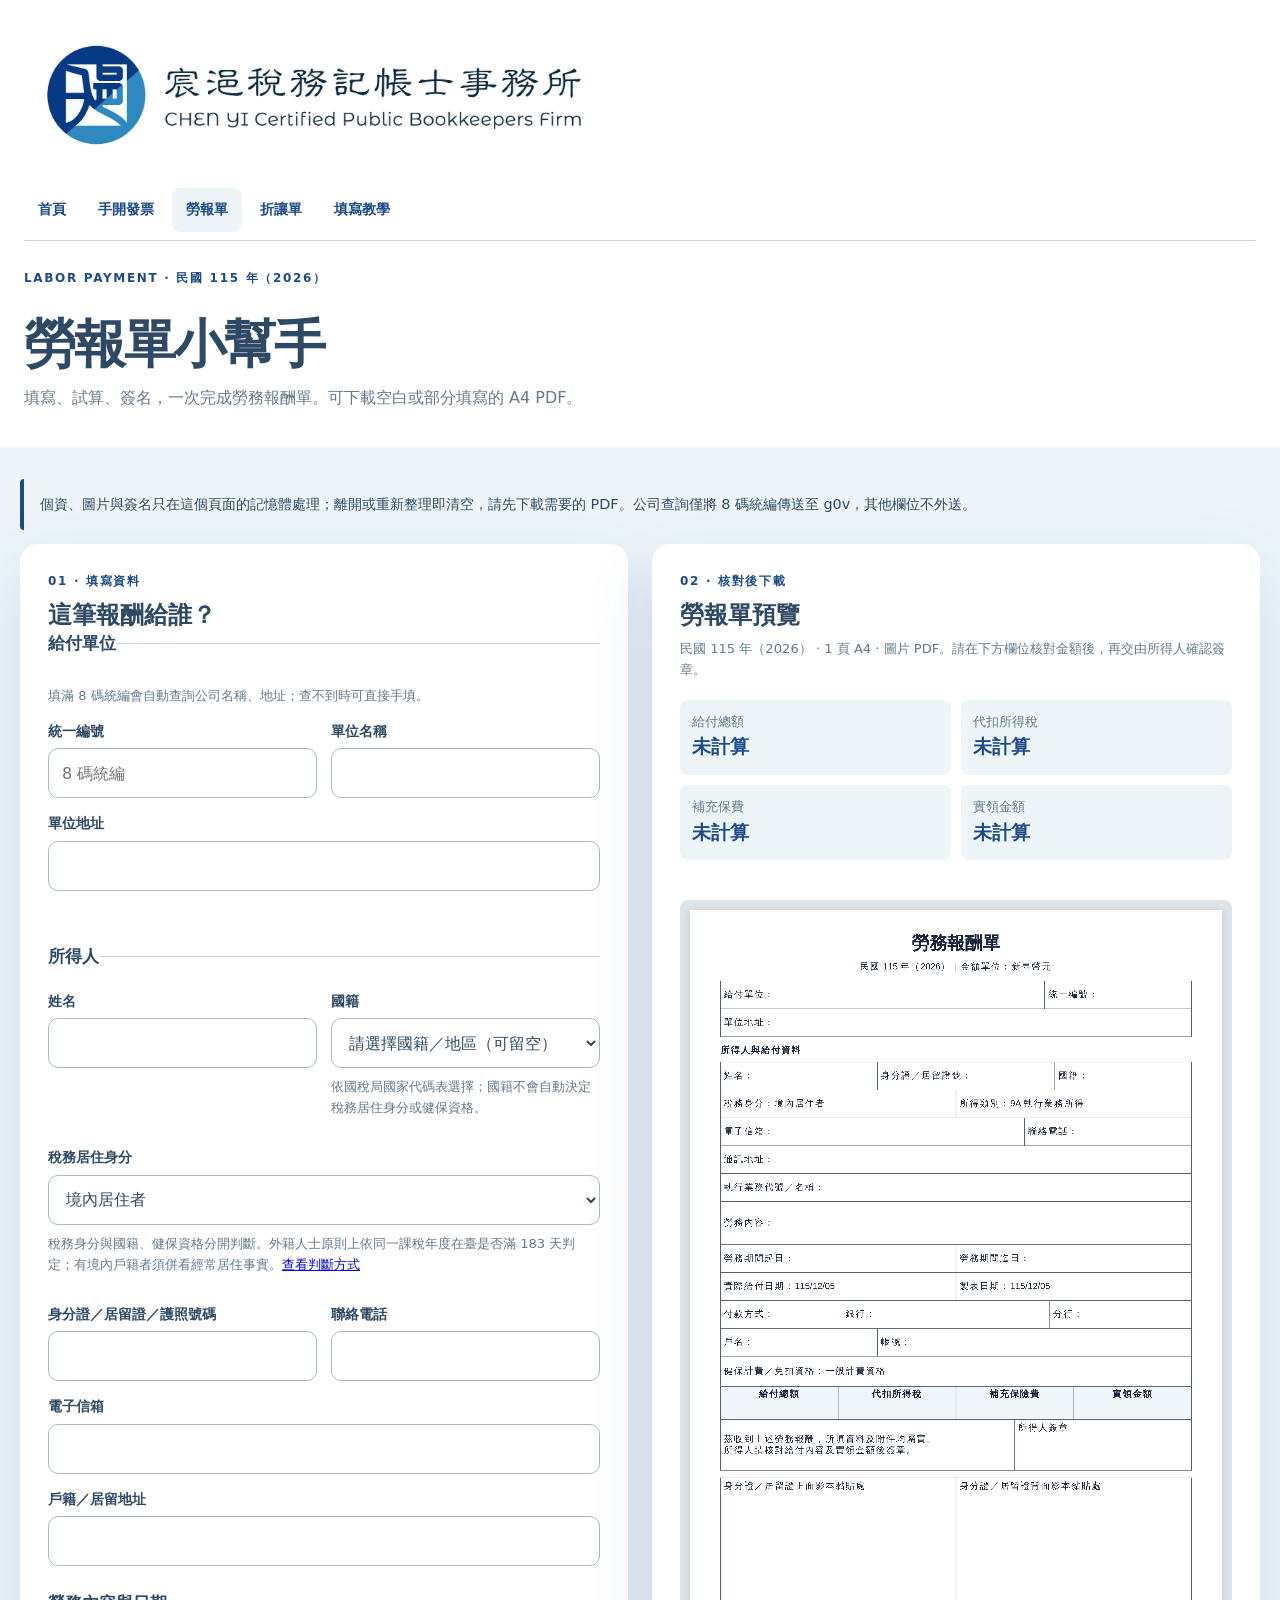
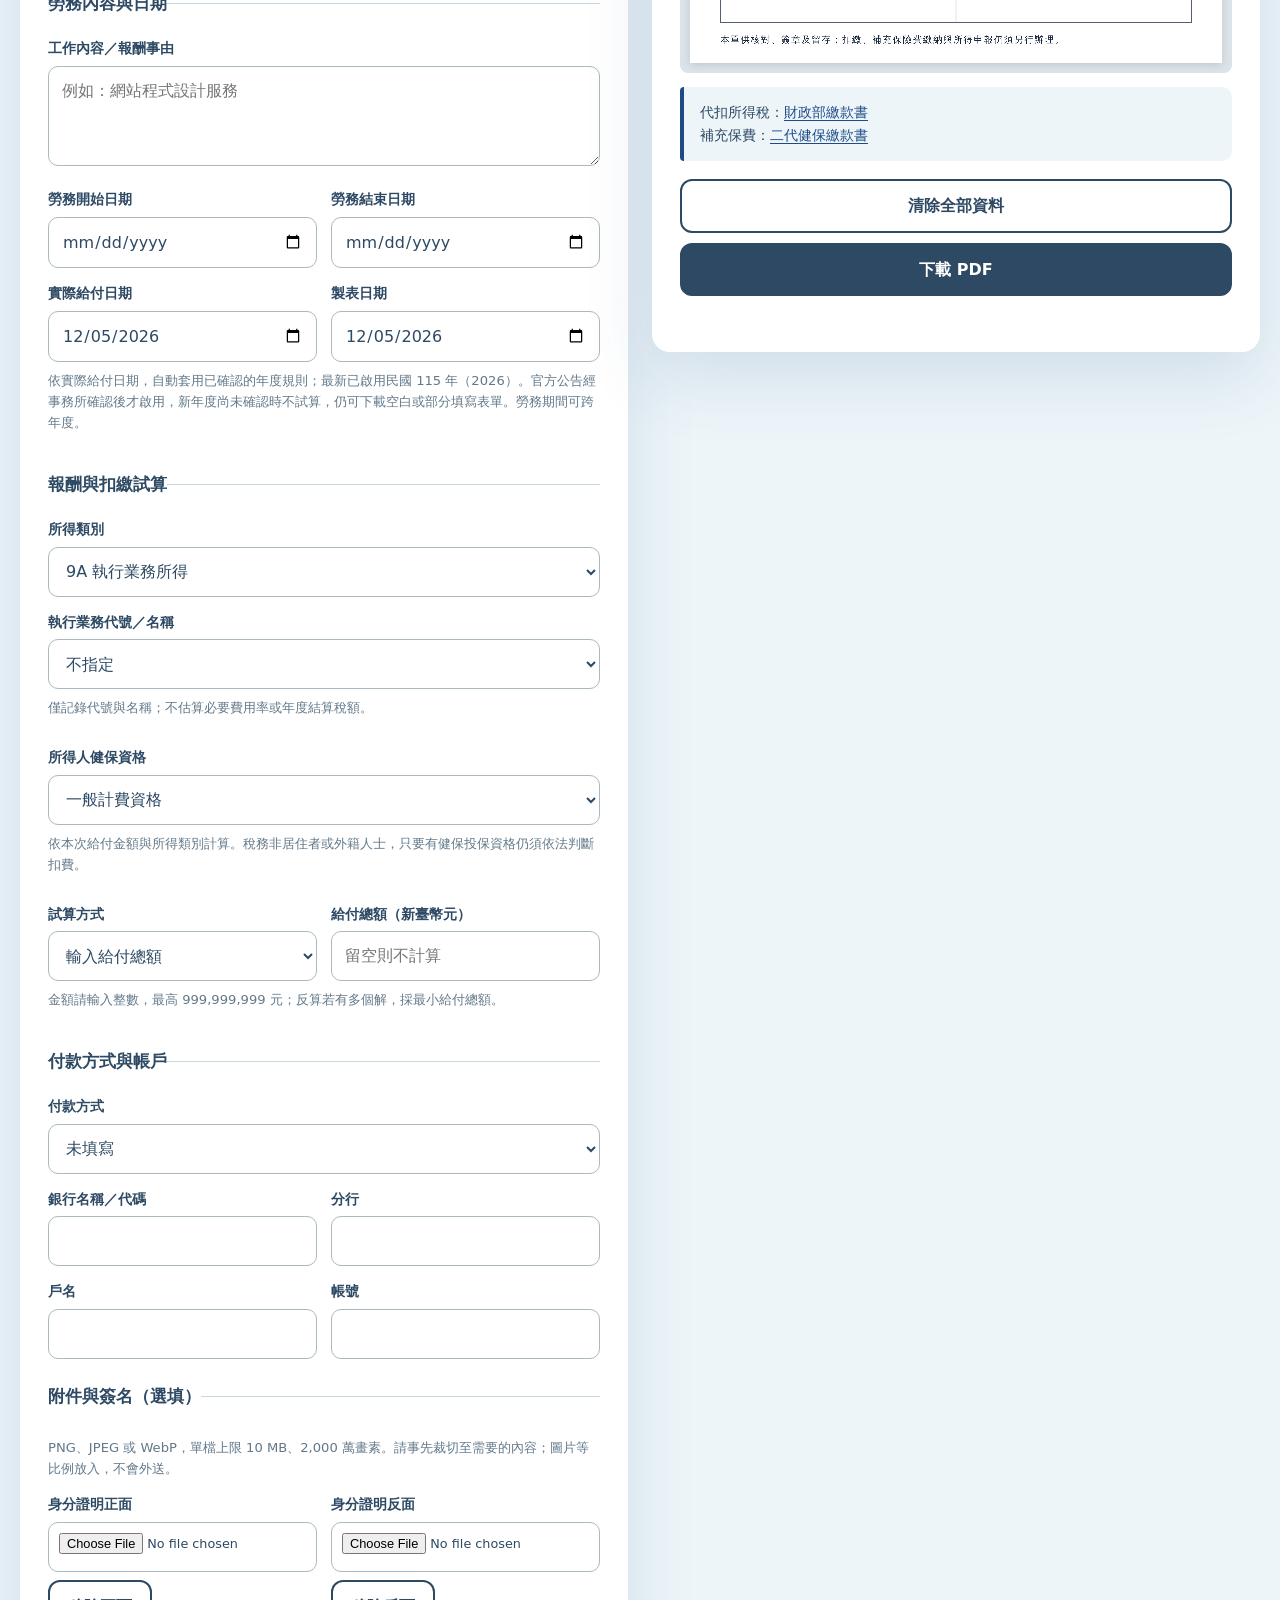
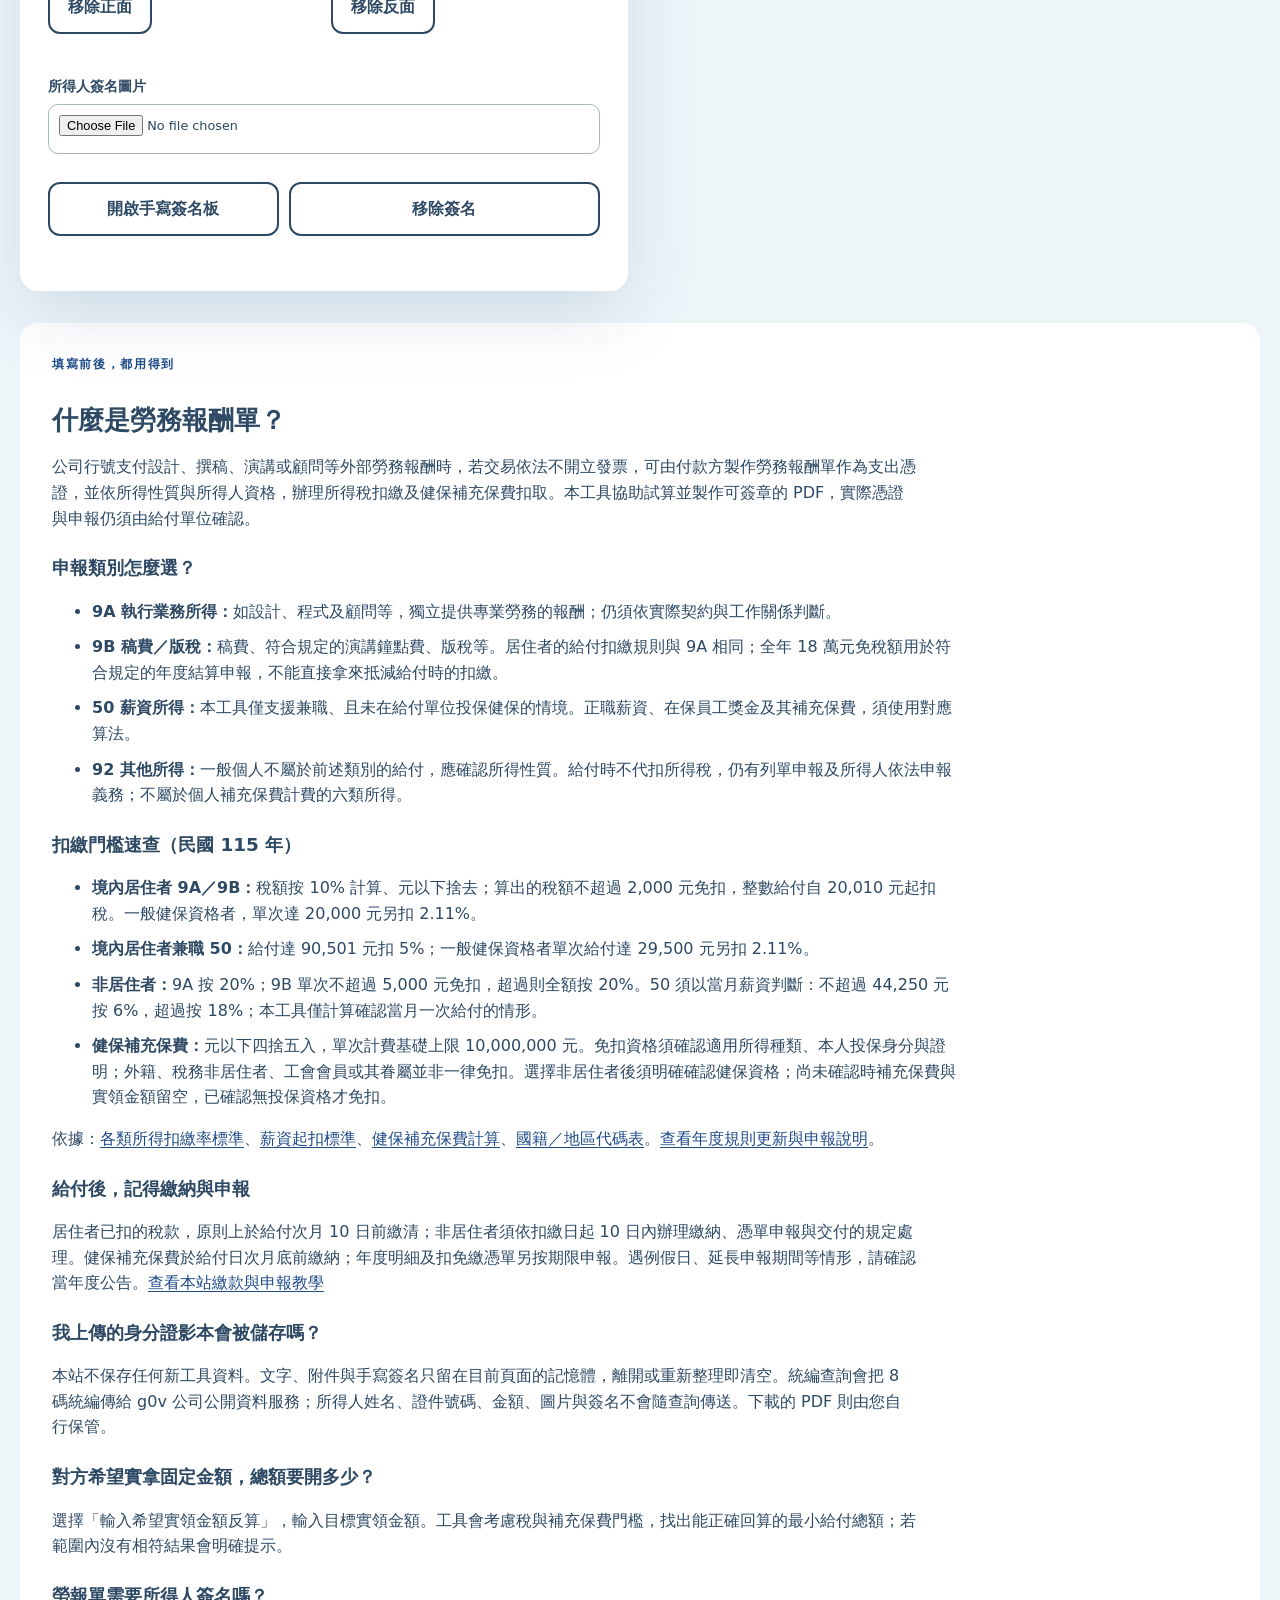
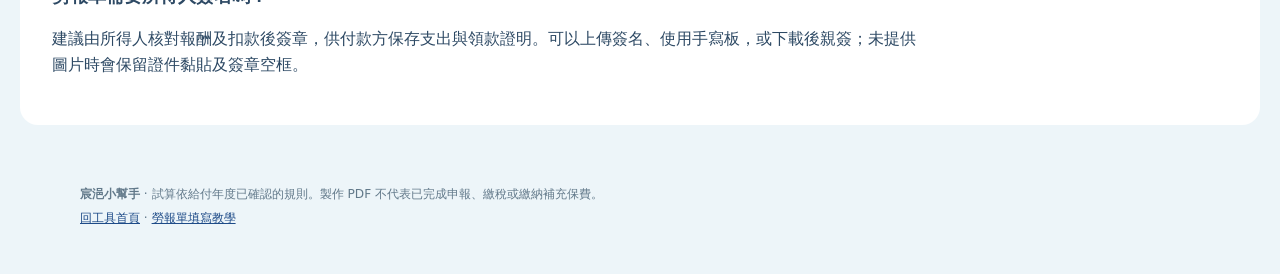
<file: labor.html>
<!doctype html>
<html lang="zh-Hant">
<head>
  <meta charset="utf-8">
  <meta name="viewport" content="width=device-width, initial-scale=1">
  <meta name="description" content="宸浥勞務報酬單小幫手：依給付年度已確認規則試算扣繳、補充保費與實領反算，附件及簽名只在瀏覽器處理，下載 A4 PDF。">
  <meta name="theme-color" content="#1e4b88">
  <meta name="referrer" content="no-referrer">
  <meta http-equiv="Content-Security-Policy" content="default-src 'self'; connect-src 'self' https://company.g0v.ronny.tw; img-src 'self' data: blob:; style-src 'self'; script-src 'self'; object-src 'none'; base-uri 'none'; form-action 'none'">
  <title>勞報單小幫手｜宸浥</title>
  <link rel="stylesheet" href="./styles.css">
  <link rel="stylesheet" href="./tools.css">
  <script type="module" src="./labor.mjs">
</script>
</head>
<body class="tool-page">
  <a class="skip-link" href="#labor-form">跳到填寫區</a>
  <header class="tool-header">
    <a href="./index.html" aria-label="宸浥小幫手首頁">
<img class="brand-logo" src="./chen-yi-logo.jpg" width="1600" height="369" alt="宸浥稅務記帳士事務所">
</a>
    <nav class="tool-nav" aria-label="工具切換">
      <a href="./index.html">首頁</a>
<a href="./invoice.html">手開發票</a>
<a href="./labor.html" aria-current="page">勞報單</a>
<a href="./allowance.html">折讓單</a>
<a href="./guide.html">填寫教學</a>
    </nav>
    <p class="eyebrow" id="year-label">LABOR PAYMENT</p>
    <h1>勞報單小幫手</h1>
    <p>填寫、試算、簽名，一次完成勞務報酬單。可下載空白或部分填寫的 A4 PDF。</p>
  </header>
  <main class="tool-main">
    <p class="notice">個資、圖片與簽名只在這個頁面的記憶體處理；離開或重新整理即清空，請先下載需要的 PDF。公司查詢僅將 8 碼統編傳送至 g0v，其他欄位不外送。</p>
    <div class="tool-grid">
      <section class="workspace" aria-labelledby="form-title">
        <p class="step">01 · 填寫資料</p>
<h2 id="form-title">這筆報酬給誰？</h2>
        <form id="labor-form" autocomplete="off" novalidate>
          <fieldset>
            <legend>給付單位</legend>
            <p class="hint">填滿 8 碼統編會自動查詢公司名稱、地址；查不到時可直接手填。</p>
            <div class="field-grid">
              <div class="field">
<label for="payer-vat">統一編號</label>
<input id="payer-vat" type="text" inputmode="numeric" maxlength="8" placeholder="8 碼統編">
</div>
              <div class="field">
<label for="payer-name">單位名稱</label>
<input id="payer-name" type="text" maxlength="120">
</div>
              <div class="field full">
<label for="payer-address">單位地址</label>
<input id="payer-address" type="text" maxlength="180">
</div>
            </div>
            <p id="lookup-status" class="status" role="status">
</p>
          </fieldset>
          <fieldset>
            <legend>所得人</legend>
            <div class="field-grid">
              <div class="field">
<label for="recipient-name">姓名</label>
<input id="recipient-name" type="text" maxlength="80">
</div>
              <div class="field">
<label for="nationality">國籍</label>
<select id="nationality" aria-describedby="nationality-help">
<option value="">請選擇國籍／地區（可留空）</option>
</select>
<p id="nationality-help" class="hint">依國稅局國家代碼表選擇；國籍不會自動決定稅務居住身分或健保資格。</p>
</div>
              <div class="field full">
<label for="residency">稅務居住身分</label>
<select id="residency" aria-describedby="residency-help">
<option value="resident">境內居住者</option>
<option value="nonresident">非境內居住者</option>
</select>
<p id="residency-help" class="hint">稅務身分與國籍、健保資格分開判斷。外籍人士原則上依同一課稅年度在臺是否滿 183 天判定；有境內戶籍者須併看經常居住事實。<a href="./guide.html#labor">查看判斷方式</a>
</p>
</div>
              <div class="field">
<label for="id-number">身分證／居留證／護照號碼</label>
<input id="id-number" type="text" maxlength="30" autocapitalize="characters" spellcheck="false">
</div>
              <div class="field">
<label for="phone">聯絡電話</label>
<input id="phone" type="tel" maxlength="40">
</div>
              <div class="field full">
<label for="email">電子信箱</label>
<input id="email" type="email" maxlength="120">
</div>
              <div class="field full">
<label for="address">戶籍／居留地址</label>
<input id="address" type="text" maxlength="180">
</div>
            </div>
          </fieldset>
          <fieldset>
            <legend>勞務內容與日期</legend>
            <div class="field-grid">
              <div class="field full">
<label for="description">工作內容／報酬事由</label>
<textarea id="description" rows="3" maxlength="350" placeholder="例如：網站程式設計服務">
</textarea>
</div>
              <div class="field">
<label for="start-date">勞務開始日期</label>
<input id="start-date" type="date">
</div>
              <div class="field">
<label for="end-date">勞務結束日期</label>
<input id="end-date" type="date">
</div>
              <div class="field">
<label for="pay-date">實際給付日期</label>
<input id="pay-date" type="date" aria-describedby="year-help">
</div>
              <div class="field">
<label for="document-date">製表日期</label>
<input id="document-date" type="date">
</div>
            </div>
            <p id="year-help" class="hint">依實際給付日期，自動套用已確認的年度規則；最新已啟用民國 <span id="latest-year">115 年（2026）</span>。官方公告經事務所確認後才啟用，新年度尚未確認時不試算，仍可下載空白或部分填寫表單。勞務期間可跨年度。</p>
          </fieldset>
          <fieldset>
            <legend>報酬與扣繳試算</legend>
            <div class="field-grid">
              <div class="field full">
<label for="category">所得類別</label>
<select id="category">
<option value="9A">9A 執行業務所得</option>
<option value="9B">9B 稿費／版稅</option>
<option value="50">50 薪資所得（兼職／非本單位投保）</option>
<option value="92">92 其他所得（一般個人）</option>
</select>
</div>
              <div class="field full" id="business-field">
<label for="business">執行業務代號／名稱</label>
<select id="business">
<option value="">不指定</option>
</select>
<p class="hint">僅記錄代號與名稱；不估算必要費用率或年度結算稅額。</p>
</div>
              <div class="field full" id="salary-field" hidden>
<label for="salary-scope">50 薪資適用範圍</label>
<select id="salary-scope">
<option value="">請確認給付情境</option>
<option value="part-time">兼職，且未在給付單位投保健保</option>
<option value="other">正職／在給付單位投保／其他情境</option>
</select>
<p class="hint">本工具不計算在保員工的獎金補充保費，也不取代每月薪資扣繳稅額表。</p>
</div>
              <div class="field full" id="single-payment-field" hidden>
<label for="single-payment">非居住者當月薪資給付次數</label>
<select id="single-payment">
<option value="">請確認</option>
<option value="yes">當月僅這一次給付</option>
<option value="no">當月分次給付／尚未確定</option>
</select>
<p class="hint">分次給付須按全月薪資總額判斷適用稅率，本工具保留金額空欄，請另行核算。</p>
</div>
              <div class="field full">
<label for="nhi-status">所得人健保資格</label>
<select id="nhi-status" aria-describedby="nhi-help">
</select>
<p id="nhi-help" class="hint">
</p>
</div>
              <div class="field">
<label for="amount-mode">試算方式</label>
<select id="amount-mode">
<option value="gross">輸入給付總額</option>
<option value="net">輸入希望實領金額反算</option>
</select>
</div>
              <div class="field">
<label for="amount" id="amount-label">給付總額（新臺幣元）</label>
<input id="amount" type="text" inputmode="numeric" maxlength="9" aria-describedby="amount-help" placeholder="留空則不計算">
</div>
            </div>
            <p id="amount-help" class="hint">金額請輸入整數，最高 999,999,999 元；反算若有多個解，採最小給付總額。</p>
          </fieldset>
          <fieldset>
            <legend>付款方式與帳戶</legend>
            <div class="field-grid">
              <div class="field full">
<label for="payment-method">付款方式</label>
<select id="payment-method">
<option value="">未填寫</option>
<option>匯款</option>
<option>現金</option>
<option>支票</option>
<option>其他</option>
</select>
</div>
              <div class="field">
<label for="bank">銀行名稱／代碼</label>
<input id="bank" type="text" maxlength="60">
</div>
              <div class="field">
<label for="branch">分行</label>
<input id="branch" type="text" maxlength="60">
</div>
              <div class="field">
<label for="account-name">戶名</label>
<input id="account-name" type="text" maxlength="80">
</div>
              <div class="field">
<label for="account-number">帳號</label>
<input id="account-number" type="text" inputmode="numeric" maxlength="40" spellcheck="false">
</div>
            </div>
          </fieldset>
          <fieldset>
            <legend>附件與簽名（選填）</legend>
            <p class="hint">PNG、JPEG 或 WebP，單檔上限 10 MB、2,000 萬畫素。請事先裁切至需要的內容；圖片等比例放入，不會外送。</p>
            <div class="attachment-grid">
              <div class="field">
<label for="front-file">身分證明正面</label>
<input id="front-file" type="file" accept="image/png,image/jpeg,image/webp">
<div id="front-preview" class="attachment-preview">
</div>
<button type="button" class="button button--secondary" data-remove-image="front">移除正面</button>
<p id="front-status" class="status" role="status">
</p>
</div>
              <div class="field">
<label for="back-file">身分證明反面</label>
<input id="back-file" type="file" accept="image/png,image/jpeg,image/webp">
<div id="back-preview" class="attachment-preview">
</div>
<button type="button" class="button button--secondary" data-remove-image="back">移除反面</button>
<p id="back-status" class="status" role="status">
</p>
</div>
              <div class="field full">
<label for="signature-file">所得人簽名圖片</label>
<input id="signature-file" type="file" accept="image/png,image/jpeg,image/webp">
<div id="signature-preview" class="attachment-preview">
</div>
<div class="actions">
<button type="button" class="button button--secondary" id="open-signature">開啟手寫簽名板</button>
<button type="button" class="button button--secondary" data-remove-image="signature">移除簽名</button>
</div>
<p id="signature-status" class="status" role="status">
</p>
</div>
            </div>
          </fieldset>
        </form>
      </section>
      <section class="preview" aria-labelledby="preview-title">
        <p class="step">02 · 核對後下載</p>
<h2 id="preview-title">勞報單預覽</h2>
        <p class="hint"><span id="preview-year">給付年度未填</span> · 1 頁 A4 · 圖片 PDF。請在下方欄位核對金額後，再交由所得人確認簽章。</p>
        <div id="calculation-summary" aria-live="polite">
</div>
        <p id="nonresident-notice" class="paper-only-notice" hidden><strong>付款給非居住者後10天內要申報稅務，請於付款前通知您的記帳事務所，以免有罰則</strong></p>
        <p id="calculation-notice" class="notice" role="status" hidden>
</p>
        <p id="form-error" class="error" role="alert">
</p>
        <div id="document-preview" aria-label="勞務報酬單 A4 預覽">
</div>
        <p class="notice">代扣所得稅：<a href="https://www.etax.nat.gov.tw/etwmain/etw144w/151" target="_blank" rel="noopener noreferrer">財政部繳款書</a><br>補充保費：<a href="https://eservice.nhi.gov.tw/2nd/" target="_blank" rel="noopener noreferrer">二代健保繳款書</a></p>
        <div class="actions">
<button type="button" class="button button--secondary" id="clear-button">清除全部資料</button>
<button type="button" class="button button--primary" id="download-button">下載 PDF</button>
</div>
        <p id="action-status" class="status" role="status">
</p>
      </section>
    </div>
    <section class="guide-content" aria-labelledby="labor-guide-title">
      <p class="step">填寫前後，都用得到</p>
<h2 id="labor-guide-title">什麼是勞務報酬單？</h2>
      <p>公司行號支付設計、撰稿、演講或顧問等外部勞務報酬時，若交易依法不開立發票，可由付款方製作勞務報酬單作為支出憑證，並依所得性質與所得人資格，辦理所得稅扣繳及健保補充保費扣取。本工具協助試算並製作可簽章的 PDF，實際憑證與申報仍須由給付單位確認。</p>
      <h3>申報類別怎麼選？</h3>
      <ul>
        <li>
<strong>9A 執行業務所得：</strong>如設計、程式及顧問等，獨立提供專業勞務的報酬；仍須依實際契約與工作關係判斷。</li>
        <li>
<strong>9B 稿費／版稅：</strong>稿費、符合規定的演講鐘點費、版稅等。居住者的給付扣繳規則與 9A 相同；全年 18 萬元免稅額用於符合規定的年度結算申報，不能直接拿來抵減給付時的扣繳。</li>
        <li>
<strong>50 薪資所得：</strong>本工具僅支援兼職、且未在給付單位投保健保的情境。正職薪資、在保員工獎金及其補充保費，須使用對應算法。</li>
        <li>
<strong>92 其他所得：</strong>一般個人不屬於前述類別的給付，應確認所得性質。給付時不代扣所得稅，仍有列單申報及所得人依法申報義務；不屬於個人補充保費計費的六類所得。</li>
      </ul>
      <h3>扣繳門檻速查（民國 <span id="reference-year">115</span> 年）</h3>
      <ul>
        <li>
<strong>境內居住者 9A／9B：</strong><span id="reference-resident-business">稅額按 10% 計算、元以下捨去；算出的稅額不超過 2,000 元免扣，整數給付自 20,010 元起扣稅。一般健保資格者，單次達 20,000 元另扣 2.11%。</span></li>
        <li>
<strong>境內居住者兼職 50：</strong><span id="reference-resident-salary">給付達 90,501 元扣 5%；一般健保資格者單次給付達 29,500 元另扣 2.11%。</span></li>
        <li>
<strong>非居住者：</strong><span id="reference-nonresident">9A 按 20%；9B 單次不超過 5,000 元免扣，超過則全額按 20%。50 須以當月薪資判斷：不超過 44,250 元按 6%，超過按 18%；本工具僅計算確認當月一次給付的情形。</span></li>
        <li>
<strong>健保補充保費：</strong><span id="reference-nhi-cap">元以下四捨五入，單次計費基礎上限 1,000 萬元。</span>免扣資格須確認適用所得種類、本人投保身分與證明；外籍、稅務非居住者、工會會員或其眷屬並非一律免扣。選擇非居住者後須明確確認健保資格；尚未確認時補充保費與實領金額留空，已確認無投保資格才免扣。</li>
      </ul>
      <p>依據：<a href="https://law-out.mof.gov.tw/LawContent.aspx?id=FL005962" target="_blank" rel="noopener noreferrer">各類所得扣繳率標準</a>、<a href="https://www.etax.nat.gov.tw/etwmain/tax-info/understanding/tax-q-and-a/national/individual-income-tax/withheld-rule/rule/n3x6znM" target="_blank" rel="noopener noreferrer">薪資起扣標準</a>、<a href="https://www.nhi.gov.tw/ch/cp-4516-74b0f-2613-1.html" target="_blank" rel="noopener noreferrer">健保補充保費計算</a>、<a href="https://www.ntbt.gov.tw/multiplehtml/e374f0218452483d93c89006f4842798" target="_blank" rel="noopener noreferrer">國籍／地區代碼表</a>。<a href="./guide.html#labor">查看年度規則更新與申報說明</a>。</p>
      <h3>給付後，記得繳納與申報</h3>
      <p>居住者已扣的稅款，原則上於給付次月 10 日前繳清；非居住者須依扣繳日起 10 日內辦理繳納、憑單申報與交付的規定處理。健保補充保費於給付日次月底前繳納；年度明細及扣免繳憑單另按期限申報。遇例假日、延長申報期間等情形，請確認當年度公告。<a href="./guide.html#labor">查看本站繳款與申報教學</a>
</p>
      <h3>我上傳的身分證影本會被儲存嗎？</h3>
      <p>本站不保存任何新工具資料。文字、附件與手寫簽名只留在目前頁面的記憶體，離開或重新整理即清空。統編查詢會把 8 碼統編傳給 g0v 公司公開資料服務；所得人姓名、證件號碼、金額、圖片與簽名不會隨查詢傳送。下載的 PDF 則由您自行保管。</p>
      <h3>對方希望實拿固定金額，總額要開多少？</h3>
      <p>選擇「輸入希望實領金額反算」，輸入目標實領金額。工具會考慮稅與補充保費門檻，找出能正確回算的最小給付總額；若範圍內沒有相符結果會明確提示。</p>
      <h3>勞報單需要所得人簽名嗎？</h3>
      <p>建議由所得人核對報酬及扣款後簽章，供付款方保存支出與領款證明。可以上傳簽名、使用手寫板，或下載後親簽；未提供圖片時會保留證件黏貼及簽章空框。</p>
    </section>
  </main>
  <dialog id="signature-dialog" class="signature-dialog" aria-labelledby="signature-title" aria-describedby="signature-help">
    <h2 id="signature-title">所得人手寫簽名</h2>
    <p id="signature-help">用滑鼠、觸控筆或手指簽名，再按「套用簽名」。也可關閉此視窗，上傳簽名圖片或下載後親簽。</p>
    <canvas id="signature-pad" class="signature-pad" width="1200" height="440" aria-label="手寫簽名畫布">可改用上傳簽名圖片，或下載後親簽。</canvas>
    <p id="signature-pad-status" class="status" role="status">
</p>
    <div class="actions">
<button type="button" class="button button--secondary" id="clear-signature">清除重畫</button>
<button type="button" class="button button--primary" id="apply-signature">套用簽名</button>
<button type="button" class="button button--secondary" id="close-signature">關閉</button>
</div>
  </dialog>
  <footer>
<p>
<strong>宸浥小幫手</strong> · 試算依給付年度已確認的規則。製作 PDF 不代表已完成申報、繳稅或繳納補充保費。</p>
<p>
<a href="./index.html">回工具首頁</a> · <a href="./guide.html#labor">勞報單填寫教學</a>
</p>
</footer>
</body>
</html>
</file>
<file: styles.css>
:root {
  --ink: #2d4964;
  --paper: #ffffff;
  --canvas: #edf5f9;
  --accent: #458ab4;
  --blue: #1e4b88;
  --muted: #62798a;
  --line: #c6d7e2;
  --shadow: 0 24px 70px rgb(30 75 136 / 14%);
}

* { box-sizing: border-box; }

html { scroll-behavior: smooth; }

body {
  margin: 0;
  color: var(--ink);
  background: var(--canvas);
  font-family: system-ui, -apple-system, BlinkMacSystemFont, "Noto Sans TC", "PingFang TC", sans-serif;
  line-height: 1.6;
}

button, input, select { font: inherit; }

button, select { cursor: pointer; }

button:focus-visible, input:focus-visible, select:focus-visible, a:focus-visible {
  outline: 3px solid var(--blue);
  outline-offset: 3px;
}

.skip-link {
  position: fixed;
  top: 8px;
  left: 8px;
  z-index: 10;
  padding: 8px 12px;
  color: white;
  background: var(--ink);
  transform: translateY(-150%);
}

.skip-link:focus { transform: none; }

.hero {
  position: relative;
  overflow: hidden;
  padding: 36px 24px 120px;
  color: var(--ink);
  background: white;
}

.hero::after {
  content: "";
  position: absolute;
  right: -90px;
  bottom: -145px;
  width: 320px;
  aspect-ratio: 1;
  border: 56px solid rgb(69 138 180 / 10%);
  border-radius: 50%;
}

.hero__logo {
  display: block;
  width: min(100%, 760px);
  height: auto;
  margin-bottom: 32px;
}

.eyebrow, .step {
  margin: 0 0 10px;
  color: var(--blue);
  font-size: .75rem;
  font-weight: 800;
  letter-spacing: .14em;
}

.hero h1 {
  max-width: 460px;
  margin: 0;
  font-size: clamp(3.2rem, 14vw, 6.8rem);
  line-height: .92;
  letter-spacing: -.07em;
}

.hero h1 span { color: var(--accent); }

.hero__intro {
  max-width: 440px;
  margin: 28px 0 0;
  color: var(--muted);
  font-size: 1.05rem;
}

main {
  width: min(1120px, calc(100% - 24px));
  margin: -72px auto 0;
  position: relative;
}

.workspace, .preview {
  padding: 28px 20px;
  background: white;
  border-radius: 24px;
  box-shadow: var(--shadow);
}

.preview { margin-top: 20px; }

.workspace__heading, .preview__heading {
  display: flex;
  align-items: flex-start;
  justify-content: space-between;
  gap: 16px;
  margin-bottom: 22px;
}

h2 { margin: 0; font-size: clamp(1.5rem, 6vw, 2.25rem); line-height: 1.2; }

.date-chip, .live-badge {
  flex: 0 0 auto;
  margin: 0;
  padding: 7px 10px;
  color: var(--muted);
  background: var(--canvas);
  border-radius: 999px;
  font-size: .75rem;
  font-weight: 700;
}

.live-badge i {
  display: inline-block;
  width: 7px;
  height: 7px;
  margin-right: 4px;
  background: var(--accent);
  border-radius: 50%;
}

.invoice-tabs {
  display: grid;
  grid-template-columns: 1fr 1fr;
  gap: 6px;
  padding: 6px;
  background: var(--canvas);
  border-radius: 16px;
}

.invoice-tabs button {
  min-height: 60px;
  padding: 9px;
  color: var(--muted);
  background: transparent;
  border: 0;
  border-radius: 12px;
}

.invoice-tabs button[aria-pressed="true"] {
  color: white;
  background: var(--blue);
  box-shadow: 0 8px 18px rgb(30 75 136 / 20%);
}

.invoice-tabs strong, .invoice-tabs span { display: block; }
.invoice-tabs strong { font-size: 1.05rem; }
.invoice-tabs span { font-size: .75rem; opacity: .8; }

fieldset {
  min-width: 0;
  margin: 28px 0 0;
  padding: 26px 0 0;
  border: 0;
  border-top: 1px solid var(--line);
}

fieldset[hidden] { display: none; }

legend {
  padding: 0;
  font-size: 1.2rem;
  font-weight: 850;
}

legend span { color: var(--accent); font-size: .75rem; letter-spacing: .12em; }

.section-help { margin: 6px 0 18px; color: var(--muted); font-size: .88rem; }
.form-grid, .amount-grid { display: grid; gap: 16px; }

.field { position: relative; min-width: 0; }

.field label {
  display: block;
  margin-bottom: 6px;
  font-size: .88rem;
  font-weight: 750;
}

.field input, .field select, .field output {
  width: 100%;
  min-height: 50px;
  padding: 11px 13px;
  color: var(--ink);
  background: white;
  border: 1px solid #aab9bd;
  border-radius: 10px;
}

.field input:hover, .field select:hover { border-color: var(--ink); }
.field input:invalid, .field input[aria-invalid="true"] { border-color: #c73e28; }
.field--money input, .field--money output { padding-left: 34px; font-variant-numeric: tabular-nums; text-align: right; }
.field--readonly output { display: block; color: var(--blue); background: #eef7ff; border-color: #b8d5ed; }
.money-prefix { position: absolute; left: 13px; bottom: 12px; z-index: 1; color: var(--muted); }

.suggestions {
  position: absolute;
  z-index: 5;
  top: calc(100% + 6px);
  width: 100%;
  overflow: hidden;
  background: white;
  border: 1px solid var(--line);
  border-radius: 12px;
  box-shadow: 0 16px 32px rgb(30 75 136 / 14%);
}

.suggestions button {
  display: block;
  width: 100%;
  min-height: 44px;
  padding: 10px 12px;
  color: var(--ink);
  text-align: left;
  background: white;
  border: 0;
  border-bottom: 1px solid var(--line);
}

.suggestions button:last-child { border-bottom: 0; }
.suggestions button:hover, .suggestions button:focus-visible { background: var(--canvas); }
.suggestions small { display: block; color: var(--muted); }

.status, .error { min-height: 1.5em; margin: 8px 0 0; font-size: .83rem; }
.status { color: var(--blue); }
.error { color: #b42318; }

.invoice-note {
  margin: 0 0 16px;
  padding: 12px 14px;
  color: var(--blue);
  background: #eaf4fa;
  border-left: 4px solid var(--accent);
  border-radius: 4px 10px 10px 4px;
  font-size: .86rem;
}

.invoice-sheet {
  position: relative;
  overflow: hidden;
  padding: 18px;
  color: #1d1d1d;
  background-color: var(--paper);
  background-image: radial-gradient(#d6d1c7 .7px, transparent .7px);
  background-size: 7px 7px;
  border: 2px solid #262626;
  border-radius: 3px;
  box-shadow: 7px 8px 0 #d8d2c7;
}

.invoice-sheet::before {
  content: "填寫示意";
  position: absolute;
  right: -34px;
  top: 24px;
  padding: 4px 40px;
  color: white;
  background: linear-gradient(135deg, var(--blue), var(--accent));
  font-size: .68rem;
  font-weight: 800;
  transform: rotate(45deg);
}

.invoice-sheet__topline {
  display: grid;
  grid-template-columns: auto 1fr;
  gap: 4px 12px;
  align-items: center;
  padding-right: 38px;
  text-align: center;
}

.invoice-sheet__topline > strong { font-size: clamp(1rem, 4.5vw, 1.55rem); letter-spacing: .16em; }
.invoice-code { grid-row: 1 / 3; align-self: start; font-weight: 800; }
.invoice-period { grid-column: 2; font-size: .8rem; }

.invoice-meta {
  display: grid;
  gap: 12px;
  margin-top: 14px;
  padding: 12px 0;
  border-top: 2px solid #222;
  border-bottom: 1px solid #222;
}

#buyer-preview { display: grid; grid-template-columns: auto 1fr; gap: 5px 10px; align-items: center; }
#buyer-preview[hidden] { display: none; }
.invoice-date { display: flex; flex-wrap: wrap; gap: 6px 10px; }
.print-label { font-size: .7rem; font-weight: 700; }
.ink { color: var(--blue); font-weight: 800; }
.vat-boxes { color: var(--blue); font-family: ui-monospace, SFMono-Regular, Menlo, monospace; font-weight: 800; letter-spacing: .1em; overflow-wrap: anywhere; }

.invoice-table { border: 1px solid #222; border-top: 0; }
.invoice-row { display: grid; grid-template-columns: minmax(0, 3fr) minmax(35px, .65fr) minmax(0, 1.2fr) minmax(0, 1.2fr); }
.invoice-row > * { min-width: 0; padding: 7px 4px; border-right: 1px solid #222; text-align: center; overflow-wrap: anywhere; }
.invoice-row > *:last-child { border-right: 0; }
.invoice-row--head { background: rgb(20 33 61 / 6%); border-bottom: 1px solid #222; font-size: .65rem; font-weight: 750; }
.invoice-row--blank span { min-height: 30px; border-top: 1px solid #aaa; }

.invoice-totals { margin-top: 10px; border: 1px solid #222; }
.invoice-totals > div { display: flex; justify-content: space-between; gap: 12px; padding: 5px 8px; border-bottom: 1px solid #777; font-size: .76rem; }
.invoice-totals > div:last-child { border-bottom: 0; }
.invoice-grand-total { background: rgb(69 138 180 / 10%); font-size: .9rem !important; }
.invoice-sheet--two .invoice-total--three-only { display: none; }

.invoice-words { display: flex; flex-direction: column; gap: 4px; margin-top: 10px; padding: 8px; border: 1px solid #222; font-size: .72rem; }
.invoice-words strong { font-size: .95rem; letter-spacing: .08em; overflow-wrap: anywhere; }
.stamp-note { margin: 14px 0 0; color: var(--blue); font-size: clamp(1.25rem, 7vw, 2rem); font-weight: 900; text-align: right; transform: rotate(-2deg); }

.actions { display: grid; gap: 10px; margin-top: 28px; }
.button { min-height: 52px; padding: 12px 18px; border: 2px solid var(--ink); border-radius: 12px; font-weight: 800; }
.button--primary { color: white; background: var(--ink); }
.button--primary:hover { background: var(--blue); }
.button--secondary { color: var(--ink); background: white; }
.button--secondary:hover { background: var(--canvas); }
.share-note { margin: 12px 0 0; color: var(--muted); font-size: .76rem; text-align: center; }
.status--center { text-align: center; }

footer {
  width: min(1120px, calc(100% - 40px));
  margin: 28px auto 0;
  padding: 28px 0 42px;
  color: var(--muted);
  font-size: .76rem;
}

footer p { margin: 4px 0; }
footer a { color: var(--blue); }

@media (min-width: 720px) {
  .hero { padding: 48px max(7vw, 48px) 142px; }
  .hero__intro { font-size: 1.2rem; }
  .workspace, .preview { padding: 42px; border-radius: 30px; }
  .form-grid { grid-template-columns: 1fr 1fr; }
  .amount-grid { grid-template-columns: repeat(2, 1fr); }
  .invoice-meta { grid-template-columns: 1fr auto; align-items: end; }
  .invoice-sheet { padding: 30px; }
  .invoice-totals { width: 55%; margin-left: auto; }
  .invoice-words { flex-direction: row; justify-content: space-between; align-items: center; }
  .actions { grid-template-columns: 1fr 1.35fr; }
}

@media (min-width: 980px) {
  main { display: grid; grid-template-columns: minmax(0, .9fr) minmax(0, 1.1fr); gap: 24px; align-items: start; }
  .preview { margin-top: 0; position: sticky; top: 16px; }
  .amount-grid { grid-template-columns: 1fr 1fr; }
}

@media (prefers-reduced-motion: reduce) {
  *, *::before, *::after { scroll-behavior: auto !important; transition: none !important; }
}
</file>
<file: tools.css>
.brand-logo { display:block; width:min(100%, 580px); height:auto; }
.tool-header { padding:28px max(24px, calc((100vw - 1280px)/2)); background:var(--paper); }
.tool-header h1 { margin:24px 0 8px; font-size:clamp(2rem, 5vw, 3.25rem); letter-spacing:-.04em; line-height:1.25; }
.tool-header > p:last-child { color:var(--muted); margin:8px 0; }
.tool-header .eyebrow { margin-top:28px; }
.paper-only-notice { color:#b42318; margin:8px 0; }
.paper-only-notice strong { font-weight:700; }
.tool-nav { display:flex; gap:4px; flex-wrap:wrap; padding:12px 24px; background:white; border-bottom:1px solid var(--line); }
.tool-header .tool-nav { margin-top:18px; padding:8px 0; }
.tool-nav a { display:inline-flex; min-height:44px; align-items:center; padding:8px 14px; border-radius:8px; color:var(--blue); text-decoration:none; font-size:.9rem; font-weight:700; }
.tool-nav a:hover, .tool-nav a[aria-current="page"] { background:var(--canvas); }
.tool-main { display:block; width:min(1280px, calc(100% - 40px)); margin:32px auto 0; }
.tool-grid { display:grid; grid-template-columns:minmax(0, 1fr) minmax(0, 1fr); gap:24px; align-items:start; }
.tool-grid > .workspace, .tool-grid > .preview { min-width:0; padding:28px; margin:0; border-radius:18px; }
.tool-grid > .preview { position:sticky; top:16px; }
.tool-grid h2 { font-size:1.5rem; }
.tool-grid fieldset { margin-top:24px; padding-top:20px; }
.tool-grid fieldset:first-child { margin-top:0; }
.tool-grid legend { font-size:1.05rem; }
.field-grid, .attachment-grid { display:grid; grid-template-columns:repeat(2,minmax(0,1fr)); gap:14px; }
.full, .field--full { grid-column:1/-1; }
.field textarea { font:inherit; width:100%; min-height:90px; resize:vertical; padding:11px 13px; border:1px solid #aab9bd; border-radius:10px; color:var(--ink); }
.field textarea:focus-visible, summary:focus-visible, canvas:focus-visible { outline:3px solid var(--blue); outline-offset:3px; }
.field input[type="file"] { font-size:.8rem; padding:10px; }
.check-label { display:flex; align-items:flex-start; gap:10px; padding:8px 0; min-height:44px; font-size:.9rem; }
input[type="checkbox"] { flex:none; width:20px; height:20px; margin:3px 0; accent-color:var(--blue); }
.hint { color:var(--muted); font-size:.82rem; margin:8px 0 14px; }
.notice { padding:14px 16px; border-left:4px solid var(--blue); border-radius:4px 10px 10px 4px; color:var(--ink); background:var(--canvas); font-size:.9rem; }
.notice a, .guide-content a { color:var(--blue); text-underline-offset:3px; }
.document-preview, #document-preview { background:#dce4ea; padding:10px; border-radius:8px; }
.document-preview canvas, #document-preview canvas { display:block; width:100%; height:auto; background:white; box-shadow:0 2px 8px #0002; }
.document-preview canvas + canvas, #document-preview canvas + canvas { margin-top:16px; }
.preview .actions { grid-template-columns:1fr; margin-top:18px; }
.button { text-align:center; text-decoration:none; display:inline-flex; justify-content:center; align-items:center; gap:8px; }
.button:disabled { cursor:not-allowed; opacity:.55; }
.button--small { min-height:44px; padding:8px 12px; font-size:.85rem; }
.summary-grid { display:grid; grid-template-columns:repeat(2,minmax(0,1fr)); gap:10px; padding:0; margin:20px 0; }
.summary-item { margin:0; padding:12px; background:var(--canvas); border-radius:8px; }
.summary-item dt, .summary-item label { color:var(--muted); font-size:.8rem; }
.summary-item dd { margin:0; }
.summary-item output, .summary-item dd, .summary-item strong { display:block; color:var(--blue); font-size:1.2rem; font-weight:800; font-variant-numeric:tabular-nums; overflow-wrap:anywhere; }
.attachment-preview { display:block; max-width:100%; max-height:150px; object-fit:contain; margin:8px 0; }
img.attachment-preview:not([src]), img.attachment-preview[src=""] { display:none; }
.attachment-preview canvas { max-width:100%; height:auto; max-height:150px; object-fit:contain; }
.signature-dialog { border:1px solid var(--line); border-radius:16px; padding:24px; max-width:min(620px, calc(100% - 24px)); }
.signature-dialog::backdrop { background:#122e4d80; }
.signature-pad { display:block; width:100%; height:180px; touch-action:none; border:2px dashed var(--line); background:white; margin-top:18px; }
.signature-dialog .actions { display:flex; flex-wrap:wrap; }
.guide-content { padding:32px; margin-top:32px; background:white; border-radius:18px; overflow-wrap:anywhere; }
.guide-content h2 { font-size:1.6rem; margin:28px 0 14px; line-height:1.4; }
.guide-content h2:first-child { margin-top:0; }
.guide-content h3 { margin:22px 0 10px; font-size:1.15rem; }
.guide-content p, .guide-content li { max-width:85ch; }
.guide-content li { margin:10px 0; }
.guide-content section { padding:10px 0 24px; border-bottom:1px solid var(--line); scroll-margin-top:20px; }
.guide-content section:last-child { border-bottom:0; }
.guide-jump { display:flex; flex-wrap:wrap; gap:10px 20px; margin:24px 0; }
.guide-jump a { min-height:44px; display:flex; align-items:center; }
.source-list { font-size:.9rem; }
.allowance-row { border:1px solid var(--line); border-radius:12px; padding:18px; margin-top:18px; background:#fafcfe; }
.row-heading { display:flex; justify-content:space-between; align-items:center; gap:8px; margin-bottom:16px; }
.row-heading h3 { font-size:1rem; margin:0; }
.row-totals { display:flex; flex-wrap:wrap; gap:8px 20px; font-size:.85rem; margin:14px 0 0; color:var(--blue); }
.home-header { background:white; padding:36px max(24px, calc((100vw - 1200px)/2)) 100px; }
.home-header .eyebrow { margin-top:48px; }
.home-header h1 { font-size:clamp(2.75rem, 7vw, 5.4rem); line-height:1.18; letter-spacing:-.055em; margin:18px 0; }
.home-header h1 span { color:var(--blue); }
.home-intro { color:var(--muted); font-size:1.1rem; margin:24px 0 0; }
.home-main { display:block; width:min(1200px, calc(100% - 40px)); margin:-48px auto 0; }
.tool-cards { display:grid; grid-template-columns:repeat(3,minmax(0,1fr)); gap:20px; }
.tool-card { position:relative; display:flex; flex-direction:column; padding:32px; border:1px solid var(--line); border-radius:18px; background:white; text-decoration:none; color:var(--ink); box-shadow:0 12px 32px #1e4b8810; transition:transform .18s, border-color .18s; }
.tool-card:hover { transform:translateY(-4px); border-color:var(--blue); }
.card-number { font-size:2.8rem; font-weight:250; color:var(--accent); line-height:1; margin-bottom:28px; }
.card-tag { color:var(--blue); font-size:.78rem; font-weight:700; margin-bottom:12px; }
.tool-card h2 { font-size:1.8rem; }
.tool-card p { color:var(--muted); flex:1; font-size:.95rem; }
.card-action { display:flex; justify-content:space-between; padding-top:20px; margin-top:8px; border-top:1px solid var(--line); font-weight:750; color:var(--blue); }
.home-note { margin:32px 0; padding:24px 0; max-width:72ch; }
.home-note strong { font-size:1.25rem; }
.home-note p { color:var(--muted); }
.home-note a { color:var(--blue); }
[hidden] { display:none !important; }
@media (max-width:979px) {
  .tool-grid { grid-template-columns:1fr; }
  .tool-grid > .preview { position:static; }
  .tool-cards { grid-template-columns:1fr; }
  .tool-card { padding:26px; }
  .card-number { margin-bottom:18px; }
}
@media (max-width:540px) {
  .tool-main, .home-main { width:calc(100% - 24px); }
  .tool-header { padding:22px 18px; }
  .tool-nav { padding:8px 10px; gap:0; }
  .tool-nav a { padding:8px 10px; font-size:.85rem; }
  .tool-grid > .workspace, .tool-grid > .preview, .guide-content { padding:20px 16px; }
  .field-grid, .attachment-grid { grid-template-columns:1fr; }
  .allowance-row { padding:14px; }
  .home-header { padding:28px 24px 84px; }
  .home-header .eyebrow { margin-top:32px; font-size:.68rem; }
}
</file>
